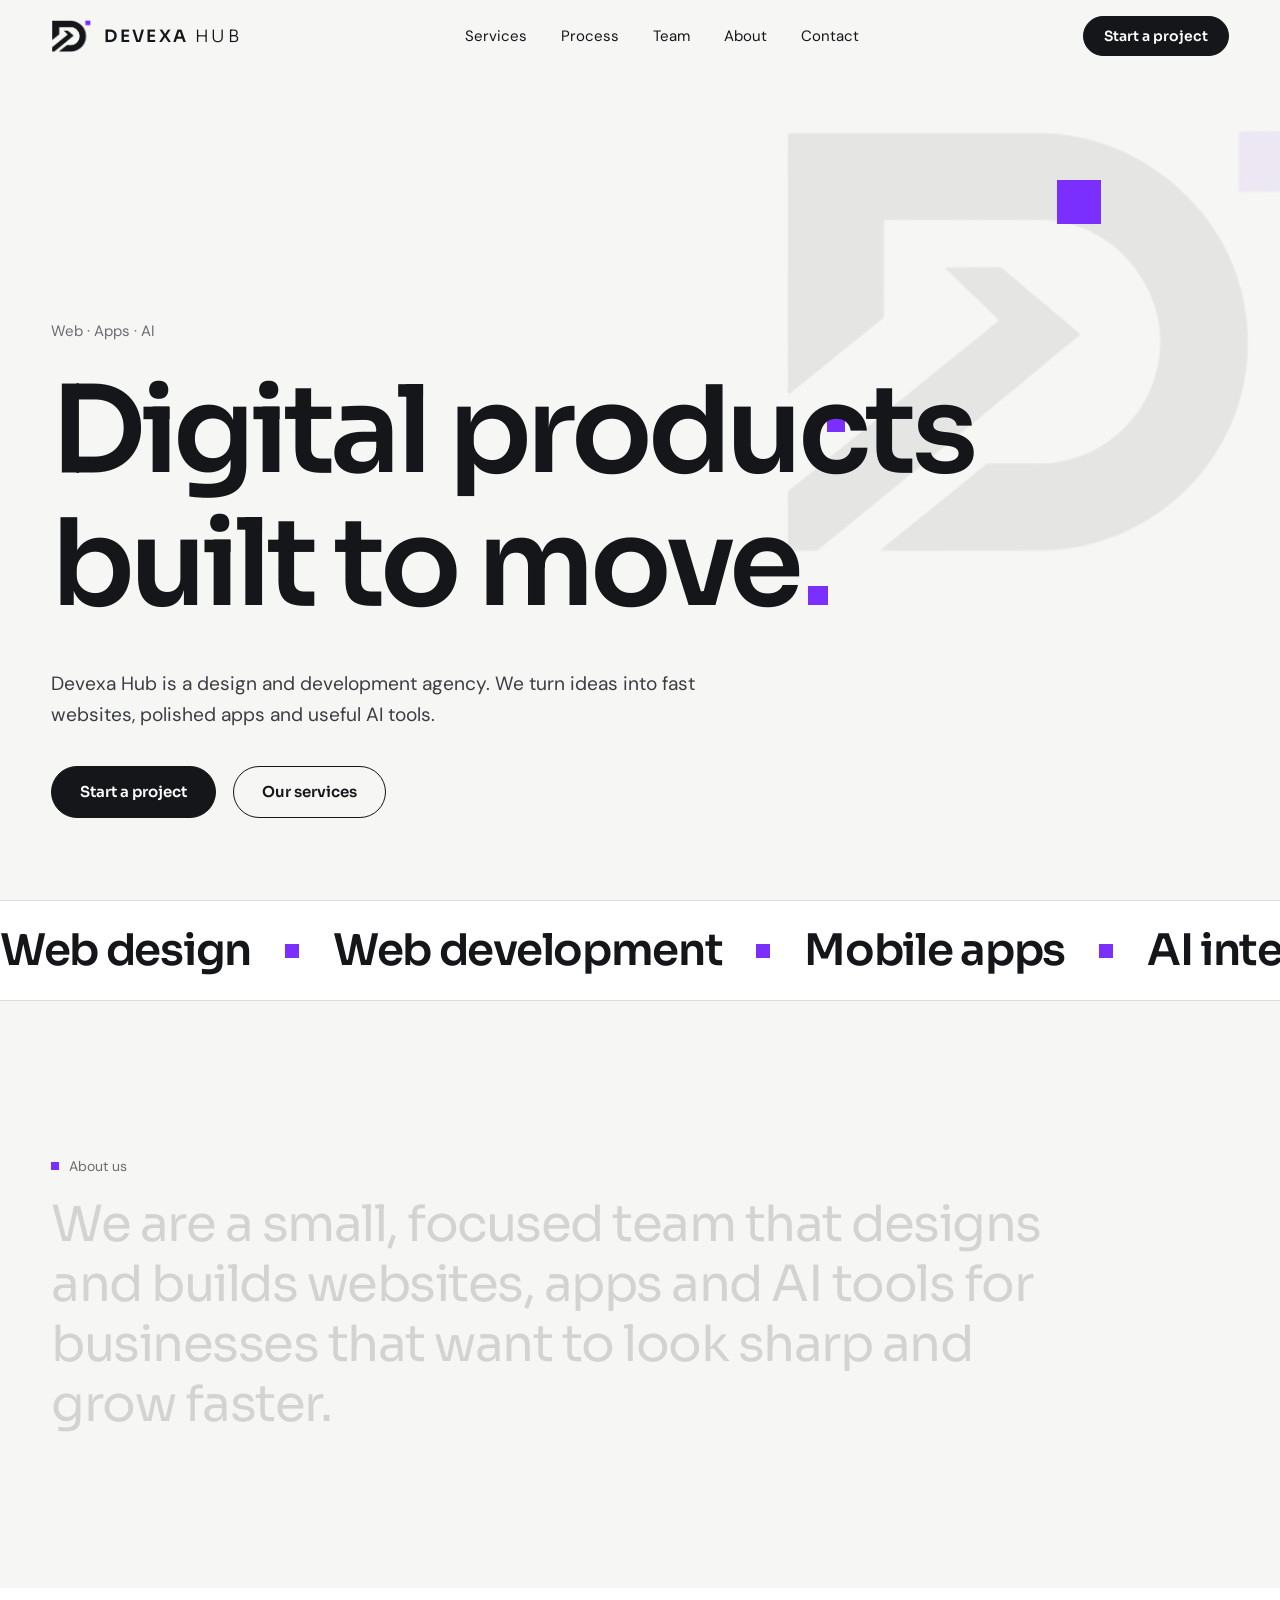
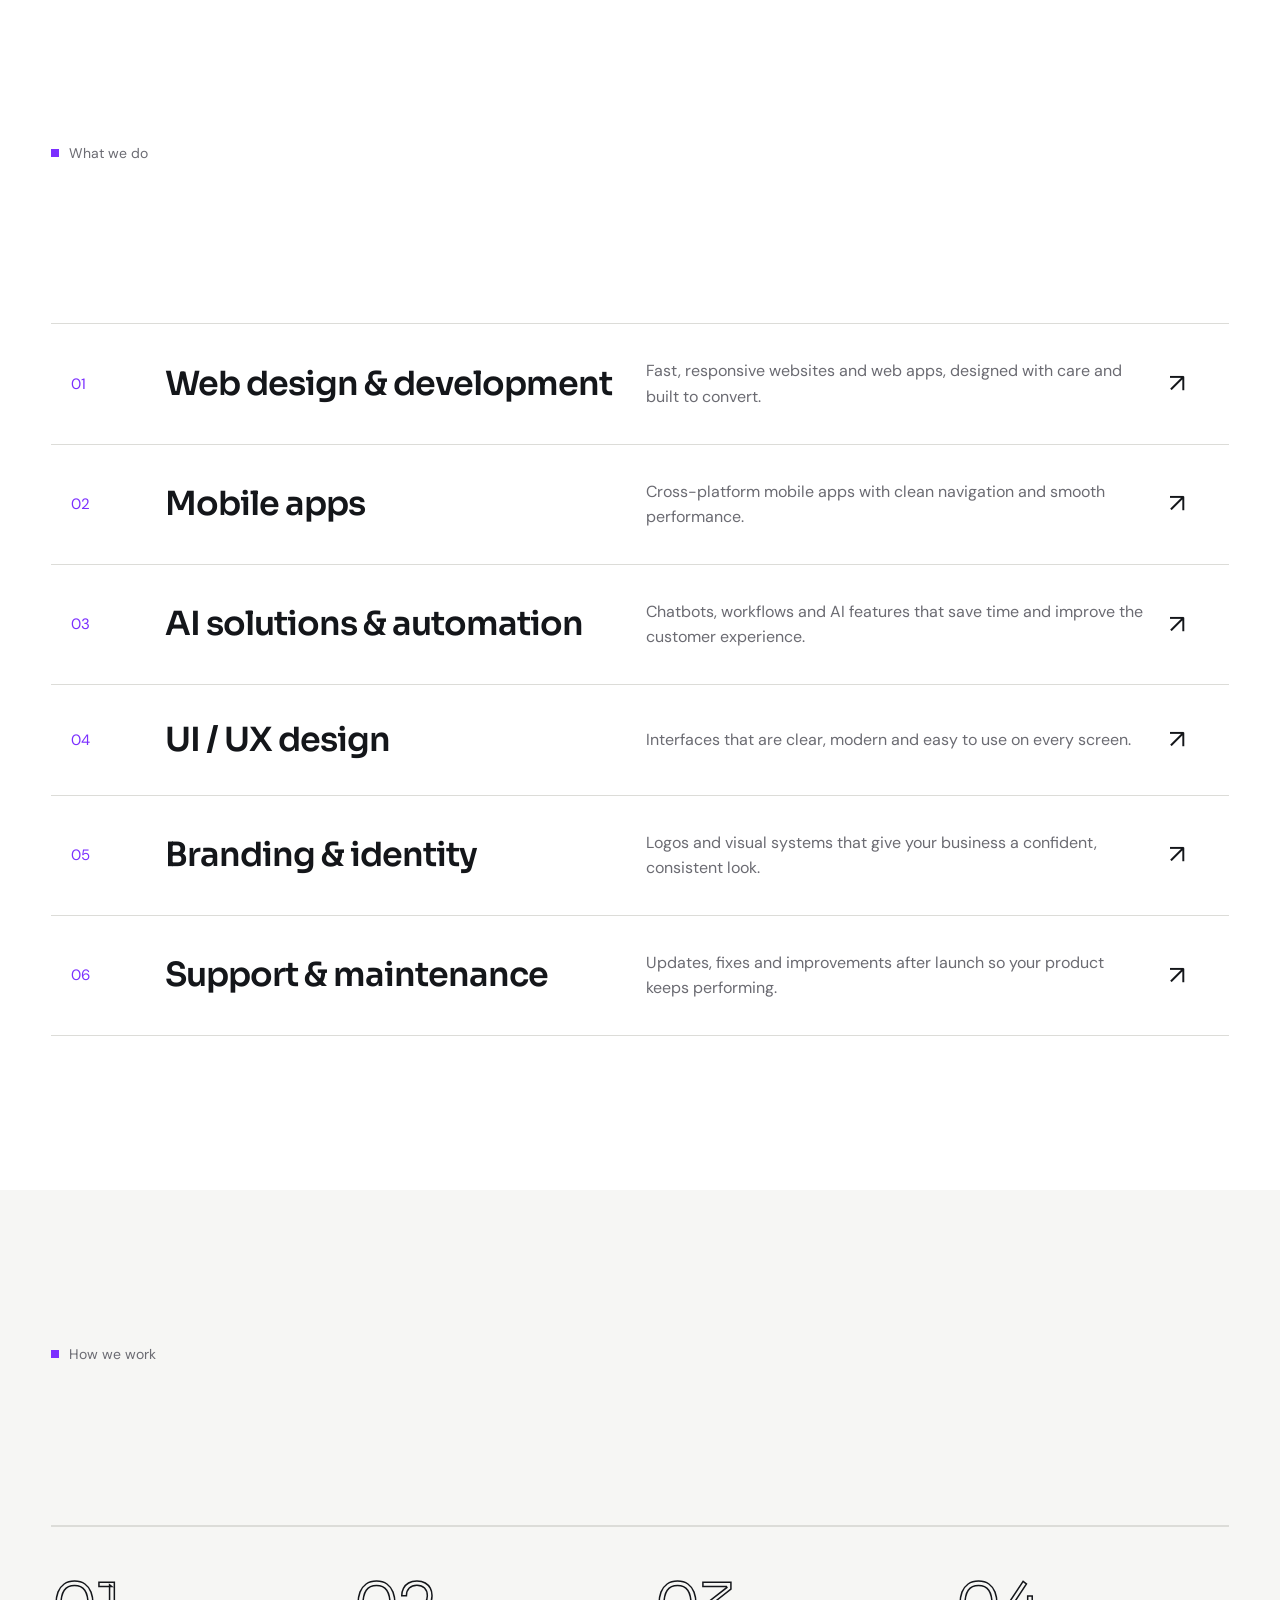
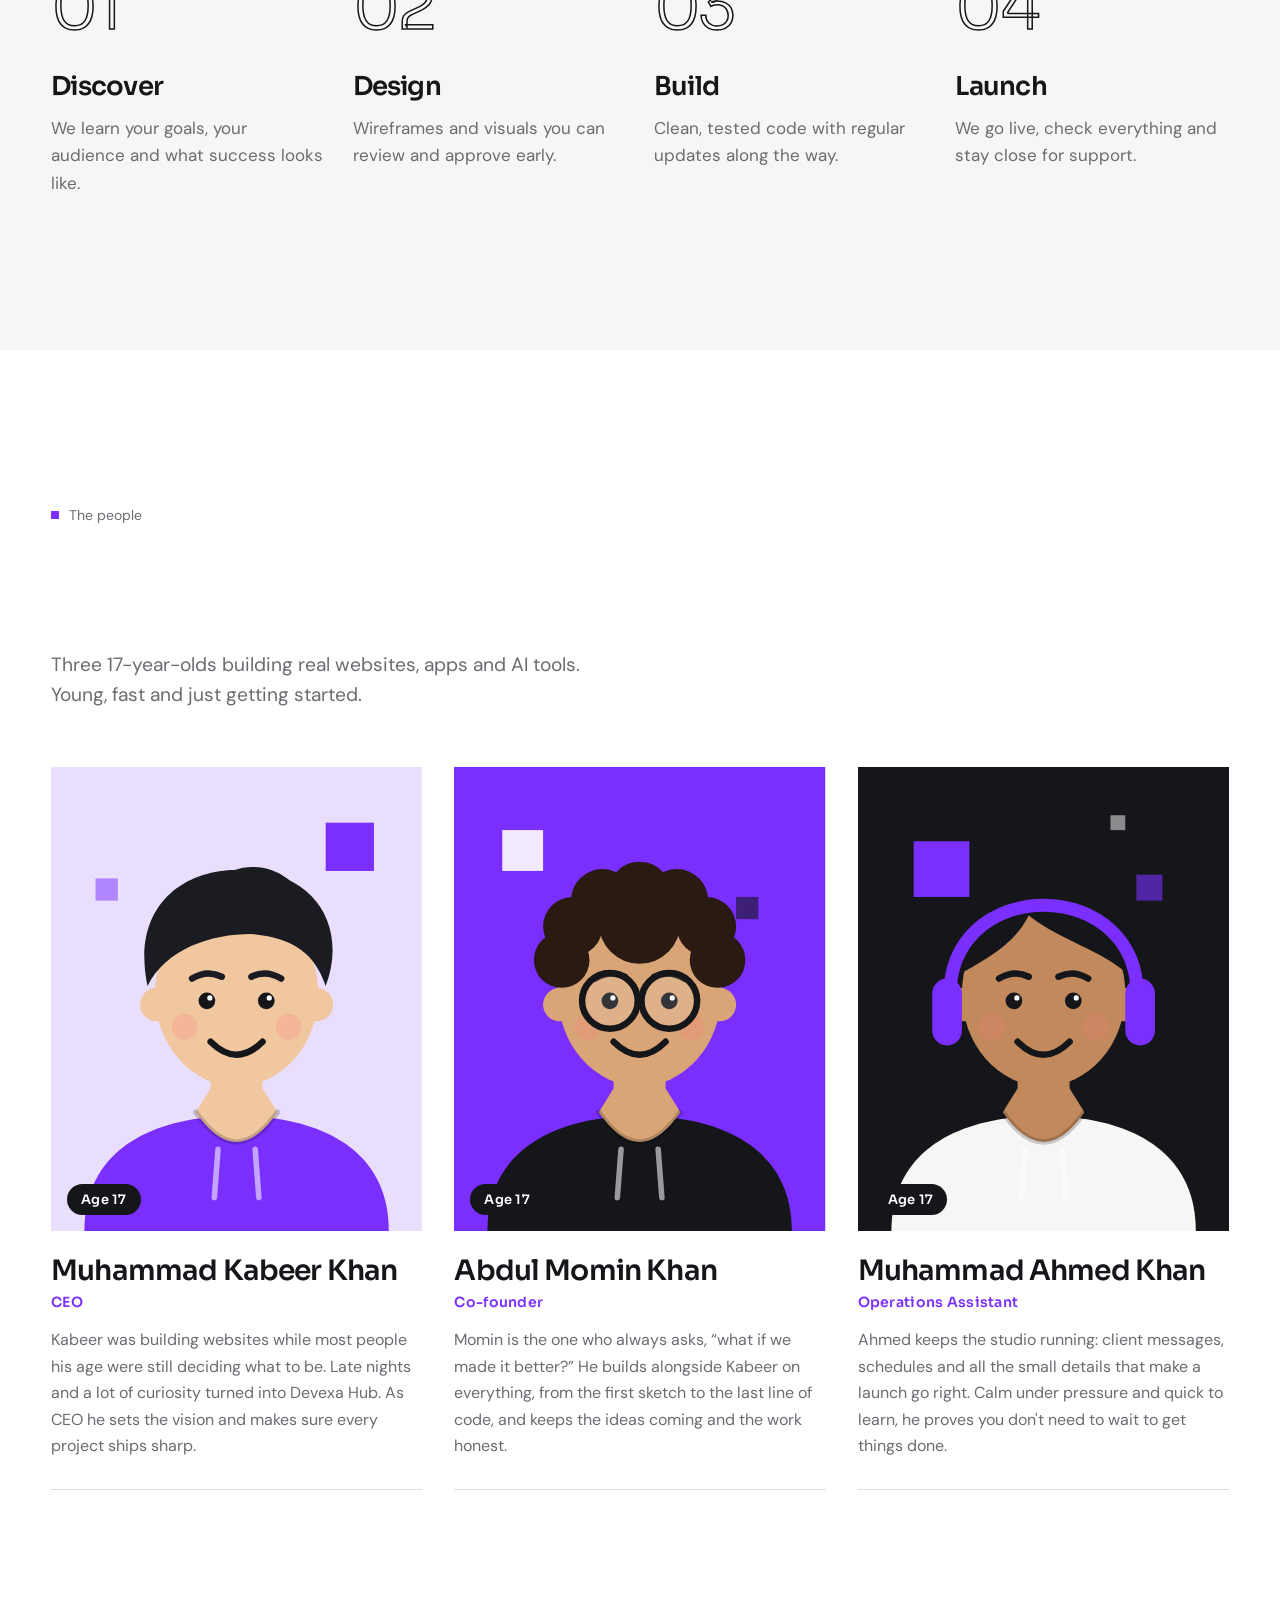
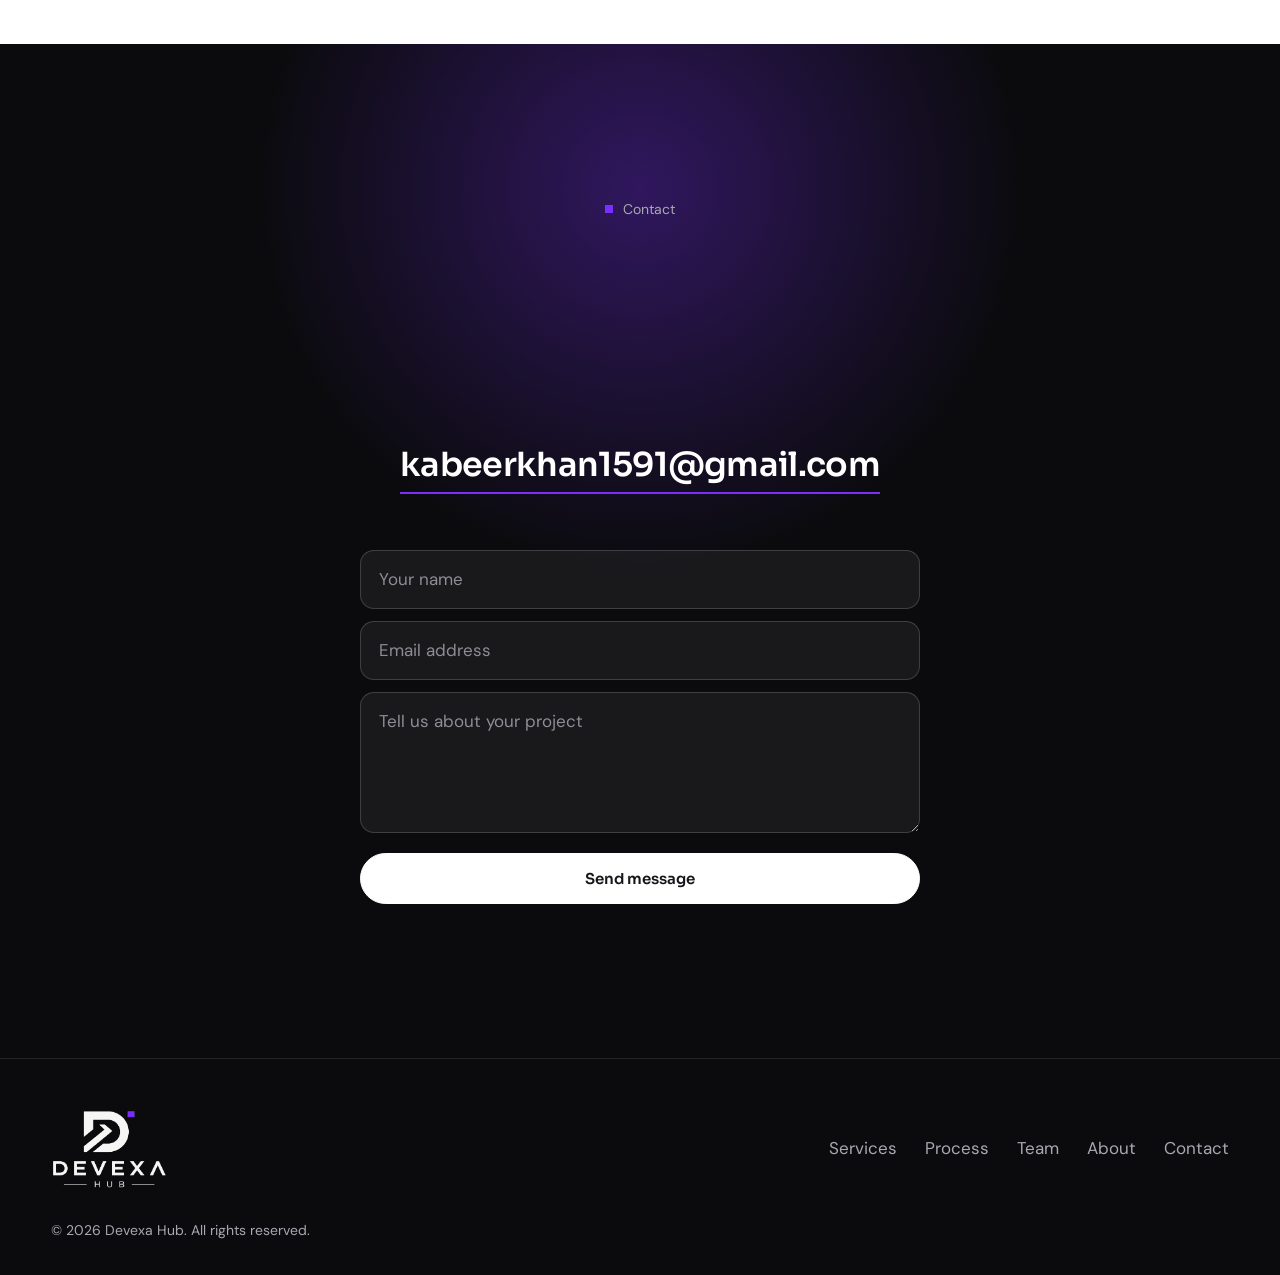
<file: index.html>
<!doctype html>
<html lang="en">
  <head>
    <meta charset="utf-8" />
    <meta
      name="viewport"
      content="width=device-width, initial-scale=1, viewport-fit=cover"
    />
    <meta name="google-site-verification" content="428q9LP1eXcddCuOeS9_cSb_l7VqLwakTKAb6EPsFCo" />
    <title>Devexa Hub | Web Design, App Development &amp; AI Agency</title>
    <meta
      name="description"
      content="Devexa Hub is a young web, app and AI agency. We design and build fast websites, mobile apps, AI chatbots and automation for growing businesses."
    />
    <meta name="theme-color" content="#f6f6f4" />
    <meta name="robots" content="index, follow, max-image-preview:large" />
    <meta name="author" content="Devexa Hub" />
    <link rel="canonical" href="https://devexa-hub.vercel.app/" />

    <meta property="og:type" content="website" />
    <meta property="og:site_name" content="Devexa Hub" />
    <meta property="og:title" content="Devexa Hub | Digital products built to move" />
    <meta
      property="og:description"
      content="Web design, mobile apps and AI tools built by a sharp young team. Let's build something."
    />
    <meta property="og:url" content="https://devexa-hub.vercel.app/" />
    <meta property="og:image" content="https://devexa-hub.vercel.app/assets/og-image.png" />
    <meta property="og:image:width" content="1200" />
    <meta property="og:image:height" content="630" />
    <meta name="twitter:card" content="summary_large_image" />
    <meta name="twitter:title" content="Devexa Hub | Digital products built to move" />
    <meta
      name="twitter:description"
      content="Web design, mobile apps and AI tools built by a sharp young team."
    />
    <meta name="twitter:image" content="https://devexa-hub.vercel.app/assets/og-image.png" />

    <script type="application/ld+json">
      {
        "@context": "https://schema.org",
        "@graph": [
          {
            "@type": "Organization",
            "@id": "https://devexa-hub.vercel.app/#org",
            "name": "Devexa Hub",
            "url": "https://devexa-hub.vercel.app/",
            "logo": "https://devexa-hub.vercel.app/assets/logo-mark.png",
            "email": "kabeerkhan1591@gmail.com",
            "description": "Web design, mobile app development and AI solutions agency.",
            "founder": [
              { "@type": "Person", "name": "Muhammad Kabeer Khan", "jobTitle": "CEO" },
              { "@type": "Person", "name": "Abdul Momin Khan", "jobTitle": "Co-founder" }
            ]
          },
          {
            "@type": "WebSite",
            "name": "Devexa Hub",
            "url": "https://devexa-hub.vercel.app/",
            "publisher": { "@id": "https://devexa-hub.vercel.app/#org" }
          },
          {
            "@type": "ItemList",
            "name": "Devexa Hub services",
            "itemListElement": [
              { "@type": "ListItem", "position": 1, "name": "Web design and development" },
              { "@type": "ListItem", "position": 2, "name": "Mobile apps" },
              { "@type": "ListItem", "position": 3, "name": "AI solutions and automation" },
              { "@type": "ListItem", "position": 4, "name": "UI / UX design" },
              { "@type": "ListItem", "position": 5, "name": "Branding and identity" },
              { "@type": "ListItem", "position": 6, "name": "Support and maintenance" }
            ]
          }
        ]
      }
    </script>
    <link rel="icon" href="assets/logo-mark.png" type="image/png" />
    <link rel="apple-touch-icon" href="assets/logo-mark.png" />
    <link rel="preconnect" href="https://fonts.googleapis.com" />
    <link
      href="https://fonts.googleapis.com/css2?family=DM+Sans:wght@400;500&family=Sora:wght@300;400;600;700&display=swap"
      rel="stylesheet"
    />
    <link rel="stylesheet" href="css/style.css" />
  </head>
  <body>
    <div class="loader" id="loader">
      <img src="assets/logo-mark-light.png" alt="" />
      <span class="bar"><i></i></span>
    </div>
    <div class="progress" id="progress"></div>
    <i class="cursor" id="cursor"></i>

    <header class="nav" id="nav">
      <a class="brand" href="#top" aria-label="Devexa Hub home">
        <img src="assets/logo-mark.png" alt="" />
        <span>DEVEXA <b>HUB</b></span>
      </a>
      <nav class="links" aria-label="Main">
        <a href="#services">Services</a>
        <a href="#process">Process</a>
        <a href="#team">Team</a>
        <a href="#about">About</a>
        <a href="#contact">Contact</a>
      </nav>
      <div class="nav-r">
        <a class="btn sm" href="#contact" data-mag>Start a project</a>
        <button class="burger" id="burger" aria-label="Open menu">
          <i></i><i></i>
        </button>
      </div>
    </header>

    <div class="sheet" id="sheet" aria-hidden="true">
      <a href="#services">Services</a>
      <a href="#process">Process</a>
      <a href="#team">Team</a>
      <a href="#about">About</a>
      <a href="#contact">Contact</a>
    </div>

    <main id="top">
      <section class="hero">
        <img class="hero-mark" id="heroMark" src="assets/logo-mark.png" alt="" />
        <i class="float f1"></i>
        <i class="float f2"></i>
        <p class="tag ln"><span>Web · Apps · AI</span></p>
        <h1>
          <span class="ln"><span>Digital products</span></span>
          <span class="ln"><span>built to move<i class="sq"></i></span></span>
        </h1>
        <p class="sub ln">
          <span>
            Devexa Hub is a design and development agency. We turn ideas into
            fast websites, polished apps and useful AI tools.
          </span>
        </p>
        <div class="cta ln">
          <span>
            <a class="btn" href="#contact" data-mag>Start a project</a>
            <a class="btn ghost" href="#services" data-mag>Our services</a>
          </span>
        </div>
      </section>

      <div class="marquee" aria-hidden="true">
        <div class="track" id="track">
          <span>Web design</span><i class="sq"></i><span>Web development</span
          ><i class="sq"></i><span>Mobile apps</span><i class="sq"></i
          ><span>AI integration</span><i class="sq"></i><span>UI / UX</span
          ><i class="sq"></i><span>Branding</span><i class="sq"></i>
        </div>
      </div>

      <section class="statement" id="about">
        <p class="label rv">About us</p>
        <p class="big" id="statement">
          We are a small, focused team that designs and builds websites, apps
          and AI tools for businesses that want to look sharp and grow faster.
        </p>
      </section>

      <section class="services" id="services">
        <p class="label rv">What we do</p>
        <h2 class="rv">Services</h2>
        <ul>
          <li class="svc rv">
            <span class="n">01</span>
            <h3>Web design &amp; development</h3>
            <p>
              Fast, responsive websites and web apps, designed with care and
              built to convert.
            </p>
            <i class="arr">↗</i>
          </li>
          <li class="svc rv">
            <span class="n">02</span>
            <h3>Mobile apps</h3>
            <p>
              Cross-platform mobile apps with clean navigation and smooth
              performance.
            </p>
            <i class="arr">↗</i>
          </li>
          <li class="svc rv">
            <span class="n">03</span>
            <h3>AI solutions &amp; automation</h3>
            <p>
              Chatbots, workflows and AI features that save time and improve
              the customer experience.
            </p>
            <i class="arr">↗</i>
          </li>
          <li class="svc rv">
            <span class="n">04</span>
            <h3>UI / UX design</h3>
            <p>
              Interfaces that are clear, modern and easy to use on every
              screen.
            </p>
            <i class="arr">↗</i>
          </li>
          <li class="svc rv">
            <span class="n">05</span>
            <h3>Branding &amp; identity</h3>
            <p>
              Logos and visual systems that give your business a confident,
              consistent look.
            </p>
            <i class="arr">↗</i>
          </li>
          <li class="svc rv">
            <span class="n">06</span>
            <h3>Support &amp; maintenance</h3>
            <p>
              Updates, fixes and improvements after launch so your product keeps
              performing.
            </p>
            <i class="arr">↗</i>
          </li>
        </ul>
      </section>

      <section class="process" id="process">
        <p class="label rv">How we work</p>
        <h2 class="rv">From idea to launch</h2>
        <div class="steps" id="steps">
          <article class="step rv">
            <b>01</b>
            <h3>Discover</h3>
            <p>We learn your goals, your audience and what success looks like.</p>
          </article>
          <article class="step rv">
            <b>02</b>
            <h3>Design</h3>
            <p>Wireframes and visuals you can review and approve early.</p>
          </article>
          <article class="step rv">
            <b>03</b>
            <h3>Build</h3>
            <p>Clean, tested code with regular updates along the way.</p>
          </article>
          <article class="step rv">
            <b>04</b>
            <h3>Launch</h3>
            <p>We go live, check everything and stay close for support.</p>
          </article>
        </div>
      </section>

      <section class="team" id="team">
        <p class="label rv">The people</p>
        <h2 class="rv">Meet the team</h2>
        <p class="team-intro rv">
          Three 17-year-olds building real websites, apps and AI tools. Young,
          fast and just getting started.
        </p>
        <div class="members">
          <article class="member rv">
            <div class="avatar">
              <svg viewBox="0 0 200 250" preserveAspectRatio="xMidYMid slice" role="img" aria-label="Illustrated portrait of Muhammad Kabeer Khan" xmlns="http://www.w3.org/2000/svg">
              <rect width="200" height="250" fill="#e9defc"/>
              <rect x="148" y="30" width="26" height="26" fill="#7b2fff"/><rect x="24" y="60" width="12" height="12" fill="#7b2fff" opacity=".5"/>
              <path d="M18 250 C18 204 58 188 100 188 C142 188 182 204 182 250 Z" fill="#7b2fff"/>
              <rect x="86" y="158" width="28" height="34" rx="10" fill="#f1c7a0"/>
              <path d="M78 186 Q100 218 122 186 L112 170 L88 170 Z" fill="#f1c7a0"/>
              <path d="M78 186 Q100 218 122 186" fill="none" stroke="#00000030" stroke-width="3" stroke-linecap="round"/>
              <path d="M90 206 L88 232 M110 206 L112 232" stroke="#ffffff90" stroke-width="3" stroke-linecap="round"/>
              <circle cx="57" cy="128" r="9" fill="#f1c7a0"/><circle cx="143" cy="128" r="9" fill="#f1c7a0"/>
              <ellipse cx="100" cy="122" rx="44" ry="50" fill="#f1c7a0"/>
              <circle cx="72" cy="140" r="7" fill="#ff7a7a" opacity=".22"/><circle cx="128" cy="140" r="7" fill="#ff7a7a" opacity=".22"/>
              <circle cx="84" cy="126" r="4.5" fill="#14161a"/><circle cx="116" cy="126" r="4.5" fill="#14161a"/>
              <circle cx="85.6" cy="124.4" r="1.4" fill="#fff"/><circle cx="117.6" cy="124.4" r="1.4" fill="#fff"/>
              <path d="M76 114 Q84 109 92 113 M108 113 Q116 109 124 114" fill="none" stroke="#1b1b22" stroke-width="3.5" stroke-linecap="round"/>
              <path d="M86 148 Q100 162 114 148" fill="none" stroke="#14161a" stroke-width="3.5" stroke-linecap="round"/>
              <path d="M52 118 C42 70 78 52 108 56 C142 58 160 86 148 118 C142 100 130 92 108 90 C86 90 62 98 52 118 Z" fill="#1b1b22"/><path d="M76 84 C84 46 128 44 140 78 C124 64 98 64 76 84 Z" fill="#1b1b22"/>
            </svg>
              <span class="age">Age 17</span>
            </div>
            <h3>Muhammad Kabeer Khan</h3>
            <p class="role">CEO</p>
            <p class="story">Kabeer was building websites while most people his age were still deciding what to be. Late nights and a lot of curiosity turned into Devexa Hub. As CEO he sets the vision and makes sure every project ships sharp.</p>
          </article>
          <article class="member rv">
            <div class="avatar">
              <svg viewBox="0 0 200 250" preserveAspectRatio="xMidYMid slice" role="img" aria-label="Illustrated portrait of Abdul Momin Khan" xmlns="http://www.w3.org/2000/svg">
              <rect width="200" height="250" fill="#7b2fff"/>
              <rect x="26" y="34" width="22" height="22" fill="#ffffff" opacity=".9"/><rect x="152" y="70" width="12" height="12" fill="#14161a" opacity=".6"/>
              <path d="M18 250 C18 204 58 188 100 188 C142 188 182 204 182 250 Z" fill="#14161a"/>
              <rect x="86" y="158" width="28" height="34" rx="10" fill="#d9a577"/>
              <path d="M78 186 Q100 218 122 186 L112 170 L88 170 Z" fill="#d9a577"/>
              <path d="M78 186 Q100 218 122 186" fill="none" stroke="#00000030" stroke-width="3" stroke-linecap="round"/>
              <path d="M90 206 L88 232 M110 206 L112 232" stroke="#ffffff90" stroke-width="3" stroke-linecap="round"/>
              <circle cx="57" cy="128" r="9" fill="#d9a577"/><circle cx="143" cy="128" r="9" fill="#d9a577"/>
              <ellipse cx="100" cy="122" rx="44" ry="50" fill="#d9a577"/>
              <circle cx="72" cy="140" r="7" fill="#ff7a7a" opacity=".22"/><circle cx="128" cy="140" r="7" fill="#ff7a7a" opacity=".22"/>
              <circle cx="84" cy="126" r="4.5" fill="#14161a"/><circle cx="116" cy="126" r="4.5" fill="#14161a"/>
              <circle cx="85.6" cy="124.4" r="1.4" fill="#fff"/><circle cx="117.6" cy="124.4" r="1.4" fill="#fff"/>
              <path d="M76 114 Q84 109 92 113 M108 113 Q116 109 124 114" fill="none" stroke="#2a1a12" stroke-width="3.5" stroke-linecap="round"/>
              <path d="M86 148 Q100 162 114 148" fill="none" stroke="#14161a" stroke-width="3.5" stroke-linecap="round"/>
              <circle cx="58" cy="104" r="15" fill="#2a1a12"/><circle cx="64" cy="86" r="16" fill="#2a1a12"/><circle cx="80" cy="72" r="17" fill="#2a1a12"/><circle cx="100" cy="68" r="17" fill="#2a1a12"/><circle cx="120" cy="72" r="17" fill="#2a1a12"/><circle cx="136" cy="86" r="16" fill="#2a1a12"/><circle cx="142" cy="104" r="15" fill="#2a1a12"/><circle cx="100" cy="84" r="22" fill="#2a1a12"/><g fill="#ffffff22" stroke="#14161a" stroke-width="3.5"><circle cx="84" cy="126" r="15"/><circle cx="116" cy="126" r="15"/></g><path d="M99 125 L101 125" stroke="#14161a" stroke-width="3.5"/>
            </svg>
              <span class="age">Age 17</span>
            </div>
            <h3>Abdul Momin Khan</h3>
            <p class="role">Co-founder</p>
            <p class="story">Momin is the one who always asks, “what if we made it better?” He builds alongside Kabeer on everything, from the first sketch to the last line of code, and keeps the ideas coming and the work honest.</p>
          </article>
          <article class="member rv">
            <div class="avatar">
              <svg viewBox="0 0 200 250" preserveAspectRatio="xMidYMid slice" role="img" aria-label="Illustrated portrait of Muhammad Ahmed Khan" xmlns="http://www.w3.org/2000/svg">
              <rect width="200" height="250" fill="#14161a"/>
              <rect x="30" y="40" width="30" height="30" fill="#7b2fff"/><rect x="150" y="58" width="14" height="14" fill="#7b2fff" opacity=".6"/><rect x="136" y="26" width="8" height="8" fill="#ffffff" opacity=".5"/>
              <path d="M18 250 C18 204 58 188 100 188 C142 188 182 204 182 250 Z" fill="#f6f6f4"/>
              <rect x="86" y="158" width="28" height="34" rx="10" fill="#c28a5c"/>
              <path d="M78 186 Q100 218 122 186 L112 170 L88 170 Z" fill="#c28a5c"/>
              <path d="M78 186 Q100 218 122 186" fill="none" stroke="#00000030" stroke-width="3" stroke-linecap="round"/>
              <path d="M90 206 L88 232 M110 206 L112 232" stroke="#ffffff90" stroke-width="3" stroke-linecap="round"/>
              <circle cx="57" cy="128" r="9" fill="#c28a5c"/><circle cx="143" cy="128" r="9" fill="#c28a5c"/>
              <ellipse cx="100" cy="122" rx="44" ry="50" fill="#c28a5c"/>
              <circle cx="72" cy="140" r="7" fill="#ff7a7a" opacity=".22"/><circle cx="128" cy="140" r="7" fill="#ff7a7a" opacity=".22"/>
              <circle cx="84" cy="126" r="4.5" fill="#14161a"/><circle cx="116" cy="126" r="4.5" fill="#14161a"/>
              <circle cx="85.6" cy="124.4" r="1.4" fill="#fff"/><circle cx="117.6" cy="124.4" r="1.4" fill="#fff"/>
              <path d="M76 114 Q84 109 92 113 M108 113 Q116 109 124 114" fill="none" stroke="#14161a" stroke-width="3.5" stroke-linecap="round"/>
              <path d="M86 148 Q100 162 114 148" fill="none" stroke="#14161a" stroke-width="3.5" stroke-linecap="round"/>
              <path d="M54 112 C48 72 84 58 108 62 C136 64 152 86 146 112 C130 98 110 94 92 80 C84 96 68 104 54 112 Z" fill="#14161a"/><path d="M50 130 C42 56 158 56 150 130" fill="none" stroke="#7b2fff" stroke-width="7" stroke-linecap="round"/><rect x="40" y="114" width="16" height="36" rx="8" fill="#7b2fff"/><rect x="144" y="114" width="16" height="36" rx="8" fill="#7b2fff"/><path d="M20 250 C20 214 60 198 100 198" fill="none" stroke="#7b2fff" stroke-width="0"/>
            </svg>
              <span class="age">Age 17</span>
            </div>
            <h3>Muhammad Ahmed Khan</h3>
            <p class="role">Operations Assistant</p>
            <p class="story">Ahmed keeps the studio running: client messages, schedules and all the small details that make a launch go right. Calm under pressure and quick to learn, he proves you don't need to wait to get things done.</p>
          </article>
        </div>
      </section>

      <section class="contact" id="contact">
        <p class="label rv">Contact</p>
        <h2 class="rv">Let's build something sharp<i class="sq"></i></h2>
        <a class="mail rv" href="mailto:kabeerkhan1591@gmail.com"
          >kabeerkhan1591@gmail.com</a
        >
        <form class="rv" id="form" autocomplete="on" novalidate>
          <input name="name" placeholder="Your name" required maxlength="80" autocomplete="name" />
          <input name="email" type="email" placeholder="Email address" required maxlength="120" autocomplete="email" />
          <textarea
            name="message"
            rows="4"
            maxlength="2000"
            placeholder="Tell us about your project"
            required
          ></textarea>
          <button class="btn light" type="submit" data-mag>Send message</button>
        </form>
      </section>
    </main>

    <footer class="foot">
      <img src="assets/logo-full-light.png" alt="Devexa Hub" />
      <div>
        <a href="#services">Services</a>
        <a href="#process">Process</a>
        <a href="#team">Team</a>
        <a href="#about">About</a>
        <a href="#contact">Contact</a>
      </div>
      <p>© 2026 Devexa Hub. All rights reserved.</p>
    </footer>

    <script src="js/main.js"></script>
  </body>
</html>
</file>
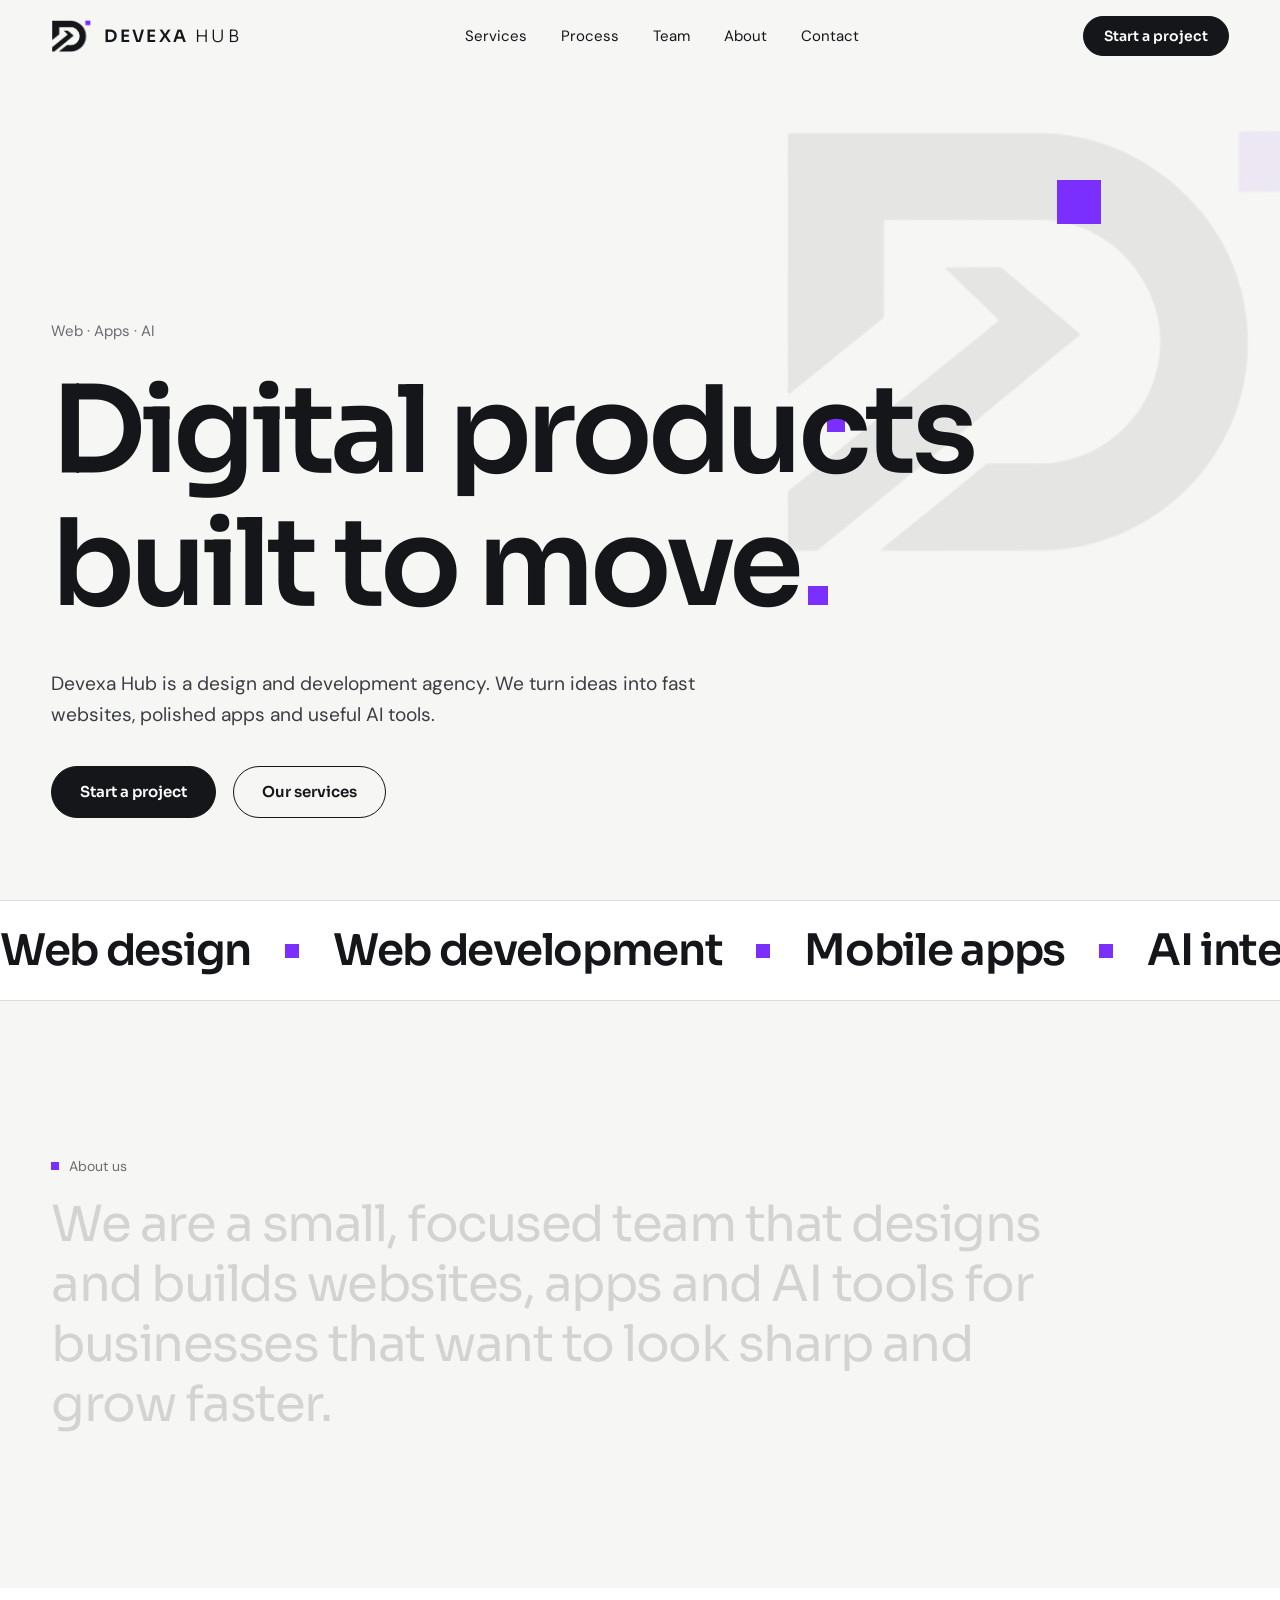
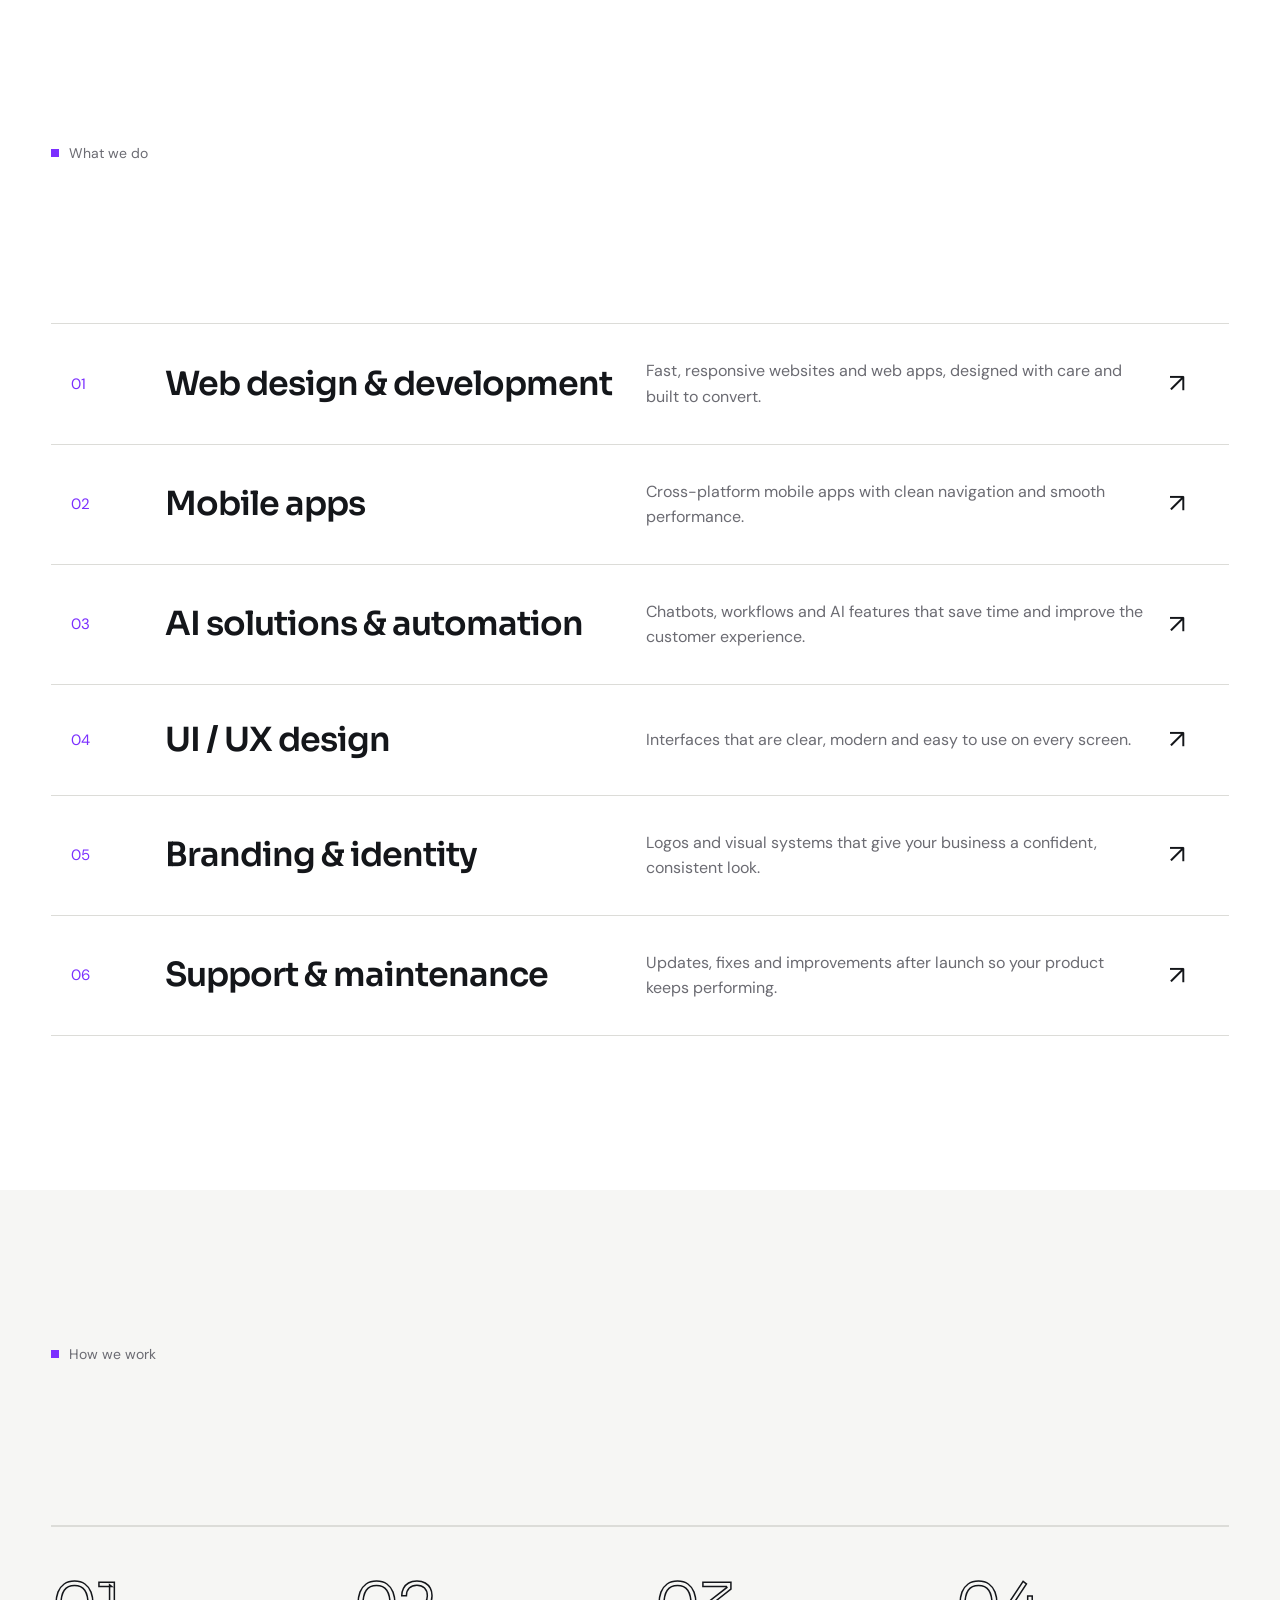
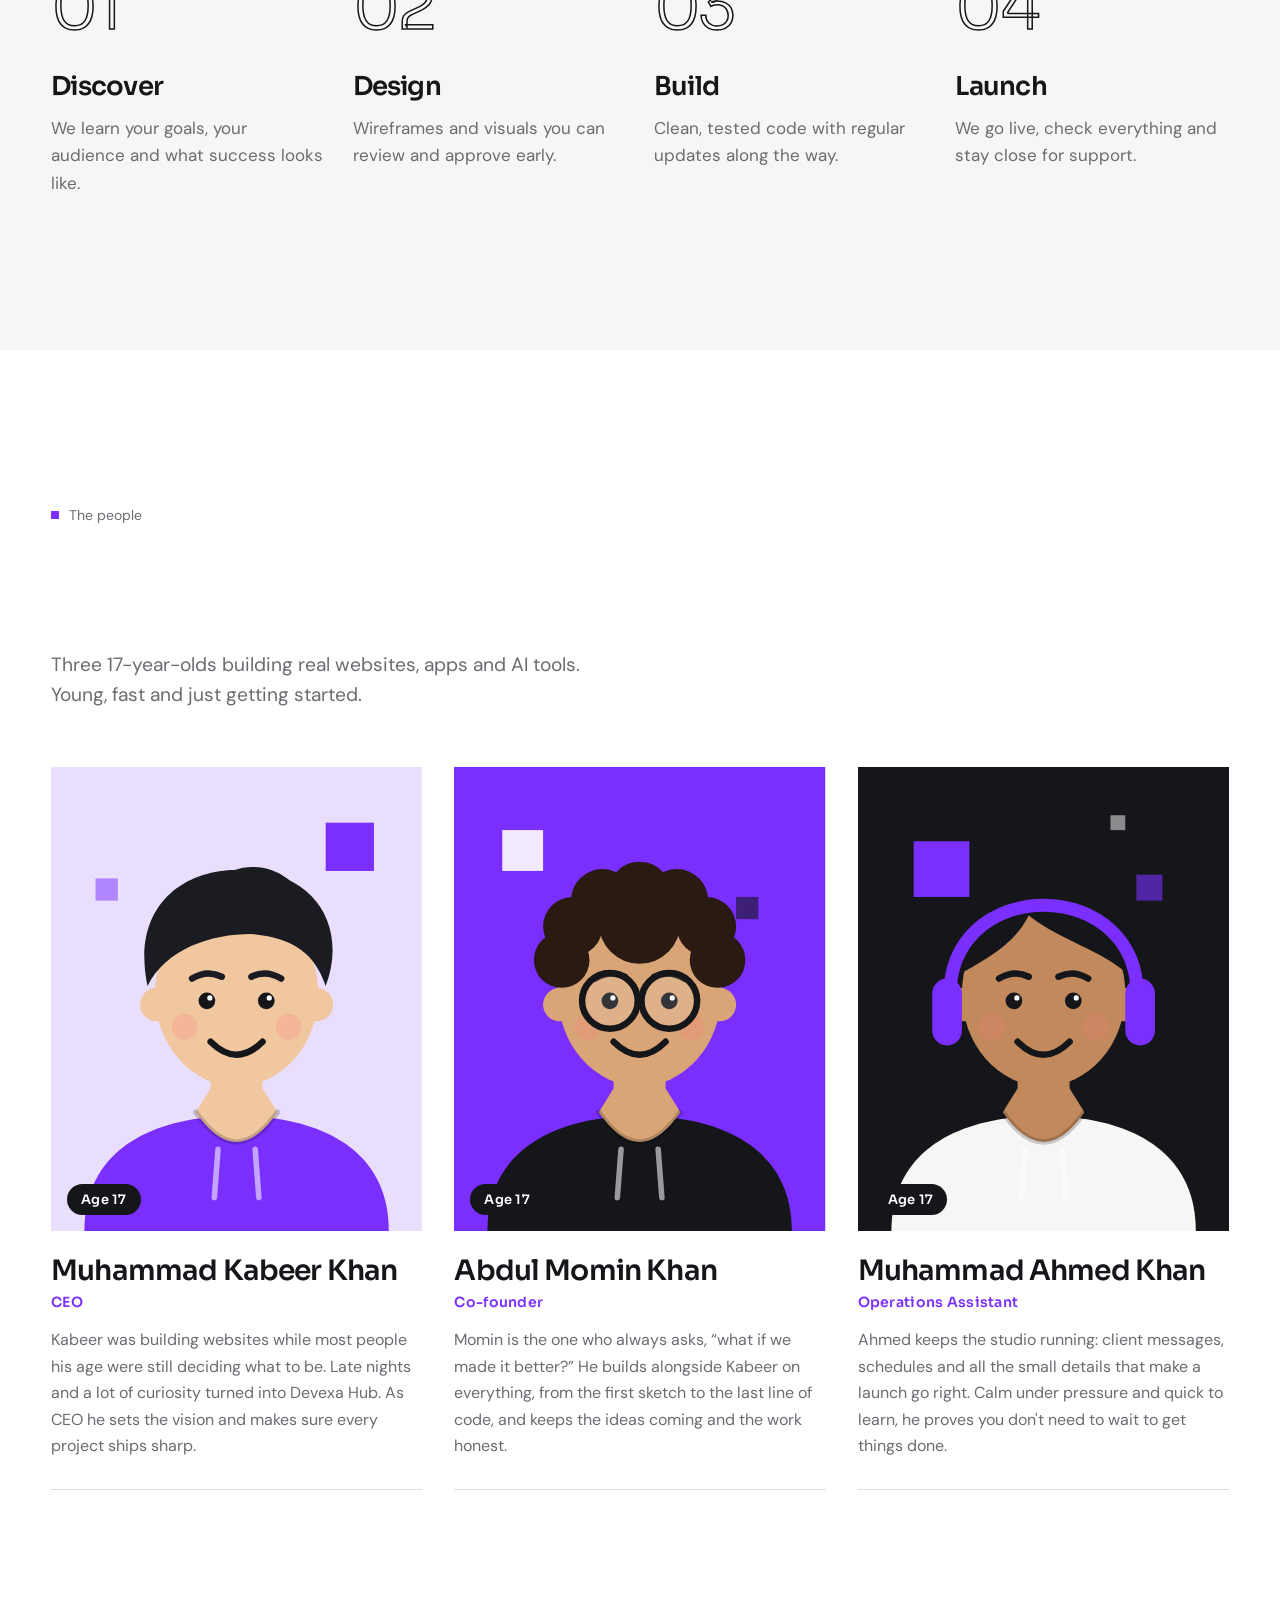
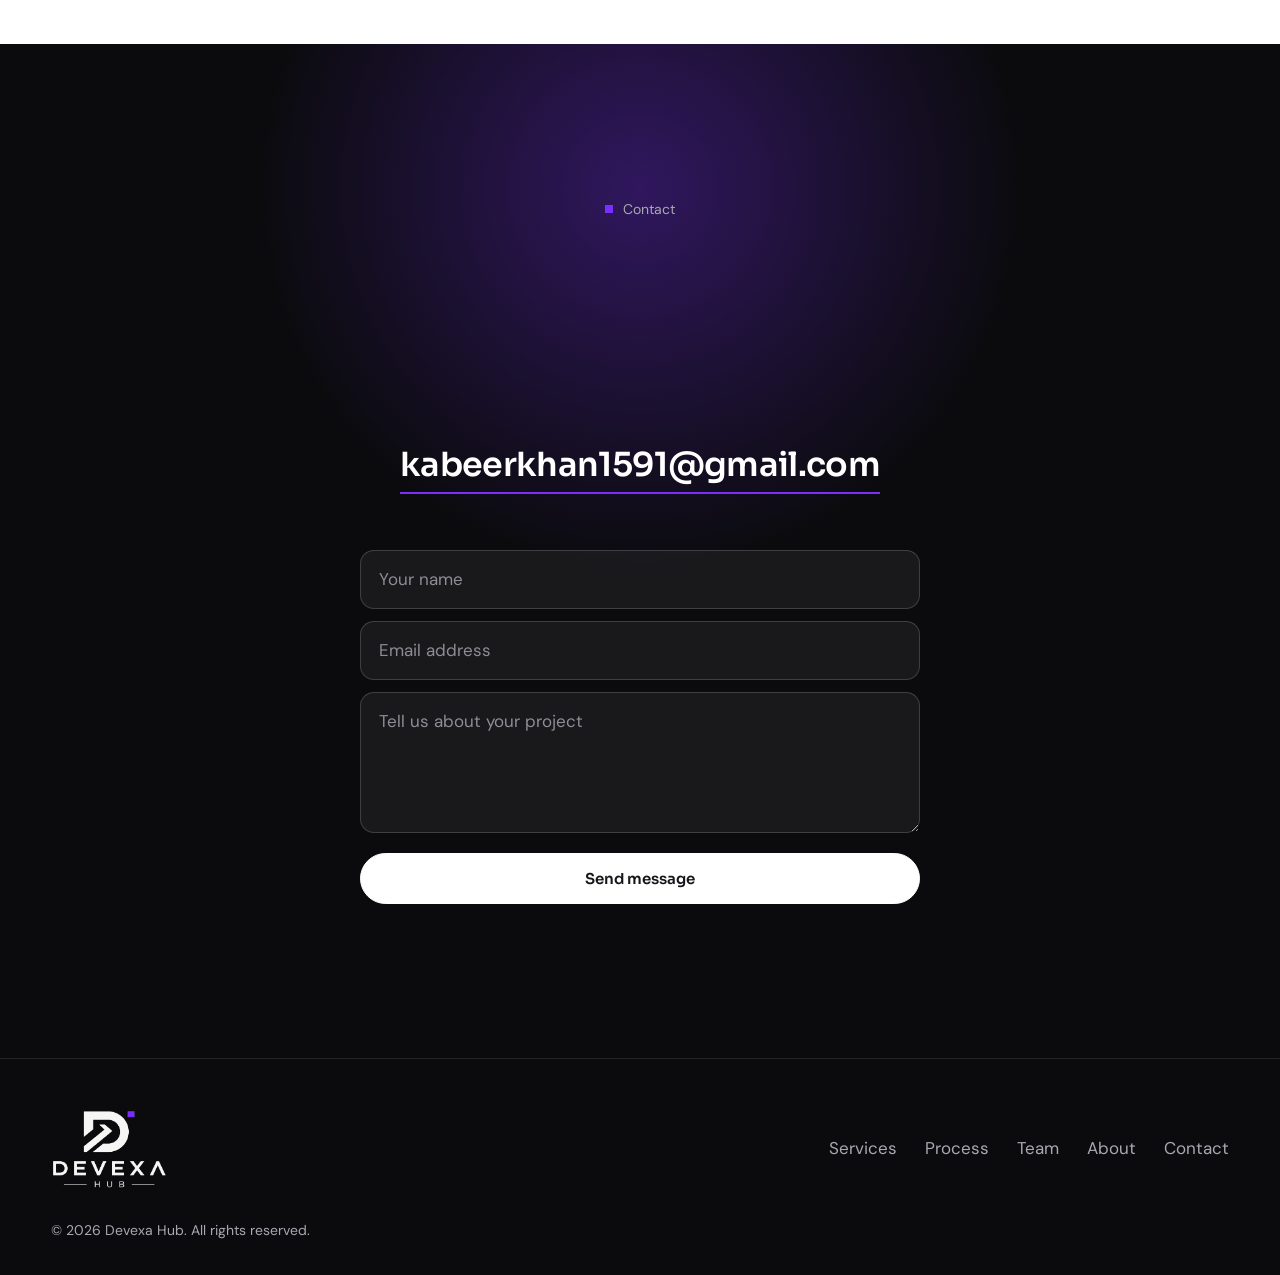
<file: index copy.html>
<!doctype html>
<html lang="en">
  <head>
    <meta charset="utf-8" />
    <meta
      name="viewport"
      content="width=device-width, initial-scale=1, viewport-fit=cover"
    />
    <title>Devexa Hub | Web Design, App Development &amp; AI Agency</title>
    <meta
      name="description"
      content="Devexa Hub is a young web, app and AI agency. We design and build fast websites, mobile apps, AI chatbots and automation for growing businesses."
    />
    <meta name="theme-color" content="#f6f6f4" />
    <meta name="robots" content="index, follow, max-image-preview:large" />
    <meta name="author" content="Devexa Hub" />
    <link rel="canonical" href="https://devexa-hub.vercel.app/" />

    <meta property="og:type" content="website" />
    <meta property="og:site_name" content="Devexa Hub" />
    <meta property="og:title" content="Devexa Hub | Digital products built to move" />
    <meta
      property="og:description"
      content="Web design, mobile apps and AI tools built by a sharp young team. Let's build something."
    />
    <meta property="og:url" content="https://devexa-hub.vercel.app/" />
    <meta property="og:image" content="https://devexa-hub.vercel.app/assets/og-image.png" />
    <meta property="og:image:width" content="1200" />
    <meta property="og:image:height" content="630" />
    <meta name="twitter:card" content="summary_large_image" />
    <meta name="twitter:title" content="Devexa Hub | Digital products built to move" />
    <meta
      name="twitter:description"
      content="Web design, mobile apps and AI tools built by a sharp young team."
    />
    <meta name="twitter:image" content="https://devexa-hub.vercel.app/assets/og-image.png" />

    <script type="application/ld+json">
      {
        "@context": "https://schema.org",
        "@graph": [
          {
            "@type": "Organization",
            "@id": "https://devexa-hub.vercel.app/#org",
            "name": "Devexa Hub",
            "url": "https://devexa-hub.vercel.app/",
            "logo": "https://devexa-hub.vercel.app/assets/logo-mark.png",
            "email": "kabeerkhan1591@gmail.com",
            "description": "Web design, mobile app development and AI solutions agency.",
            "founder": [
              { "@type": "Person", "name": "Muhammad Kabeer Khan", "jobTitle": "CEO" },
              { "@type": "Person", "name": "Abdul Momin Khan", "jobTitle": "Co-founder" }
            ]
          },
          {
            "@type": "WebSite",
            "name": "Devexa Hub",
            "url": "https://devexa-hub.vercel.app/",
            "publisher": { "@id": "https://devexa-hub.vercel.app/#org" }
          },
          {
            "@type": "ItemList",
            "name": "Devexa Hub services",
            "itemListElement": [
              { "@type": "ListItem", "position": 1, "name": "Web design and development" },
              { "@type": "ListItem", "position": 2, "name": "Mobile apps" },
              { "@type": "ListItem", "position": 3, "name": "AI solutions and automation" },
              { "@type": "ListItem", "position": 4, "name": "UI / UX design" },
              { "@type": "ListItem", "position": 5, "name": "Branding and identity" },
              { "@type": "ListItem", "position": 6, "name": "Support and maintenance" }
            ]
          }
        ]
      }
    </script>
    <link rel="icon" href="assets/logo-mark.png" type="image/png" />
    <link rel="apple-touch-icon" href="assets/logo-mark.png" />
    <link rel="preconnect" href="https://fonts.googleapis.com" />
    <link
      href="https://fonts.googleapis.com/css2?family=DM+Sans:wght@400;500&family=Sora:wght@300;400;600;700&display=swap"
      rel="stylesheet"
    />
    <link rel="stylesheet" href="css/style.css" />
  </head>
  <body>
    <div class="loader" id="loader">
      <img src="assets/logo-mark-light.png" alt="" />
      <span class="bar"><i></i></span>
    </div>
    <div class="progress" id="progress"></div>
    <i class="cursor" id="cursor"></i>

    <header class="nav" id="nav">
      <a class="brand" href="#top" aria-label="Devexa Hub home">
        <img src="assets/logo-mark.png" alt="" />
        <span>DEVEXA <b>HUB</b></span>
      </a>
      <nav class="links" aria-label="Main">
        <a href="#services">Services</a>
        <a href="#process">Process</a>
        <a href="#team">Team</a>
        <a href="#about">About</a>
        <a href="#contact">Contact</a>
      </nav>
      <div class="nav-r">
        <a class="btn sm" href="#contact" data-mag>Start a project</a>
        <button class="burger" id="burger" aria-label="Open menu">
          <i></i><i></i>
        </button>
      </div>
    </header>

    <div class="sheet" id="sheet" aria-hidden="true">
      <a href="#services">Services</a>
      <a href="#process">Process</a>
      <a href="#team">Team</a>
      <a href="#about">About</a>
      <a href="#contact">Contact</a>
    </div>

    <main id="top">
      <section class="hero">
        <img class="hero-mark" id="heroMark" src="assets/logo-mark.png" alt="" />
        <i class="float f1"></i>
        <i class="float f2"></i>
        <p class="tag ln"><span>Web · Apps · AI</span></p>
        <h1>
          <span class="ln"><span>Digital products</span></span>
          <span class="ln"><span>built to move<i class="sq"></i></span></span>
        </h1>
        <p class="sub ln">
          <span>
            Devexa Hub is a design and development agency. We turn ideas into
            fast websites, polished apps and useful AI tools.
          </span>
        </p>
        <div class="cta ln">
          <span>
            <a class="btn" href="#contact" data-mag>Start a project</a>
            <a class="btn ghost" href="#services" data-mag>Our services</a>
          </span>
        </div>
      </section>

      <div class="marquee" aria-hidden="true">
        <div class="track" id="track">
          <span>Web design</span><i class="sq"></i><span>Web development</span
          ><i class="sq"></i><span>Mobile apps</span><i class="sq"></i
          ><span>AI integration</span><i class="sq"></i><span>UI / UX</span
          ><i class="sq"></i><span>Branding</span><i class="sq"></i>
        </div>
      </div>

      <section class="statement" id="about">
        <p class="label rv">About us</p>
        <p class="big" id="statement">
          We are a small, focused team that designs and builds websites, apps
          and AI tools for businesses that want to look sharp and grow faster.
        </p>
      </section>

      <section class="services" id="services">
        <p class="label rv">What we do</p>
        <h2 class="rv">Services</h2>
        <ul>
          <li class="svc rv">
            <span class="n">01</span>
            <h3>Web design &amp; development</h3>
            <p>
              Fast, responsive websites and web apps, designed with care and
              built to convert.
            </p>
            <i class="arr">↗</i>
          </li>
          <li class="svc rv">
            <span class="n">02</span>
            <h3>Mobile apps</h3>
            <p>
              Cross-platform mobile apps with clean navigation and smooth
              performance.
            </p>
            <i class="arr">↗</i>
          </li>
          <li class="svc rv">
            <span class="n">03</span>
            <h3>AI solutions &amp; automation</h3>
            <p>
              Chatbots, workflows and AI features that save time and improve
              the customer experience.
            </p>
            <i class="arr">↗</i>
          </li>
          <li class="svc rv">
            <span class="n">04</span>
            <h3>UI / UX design</h3>
            <p>
              Interfaces that are clear, modern and easy to use on every
              screen.
            </p>
            <i class="arr">↗</i>
          </li>
          <li class="svc rv">
            <span class="n">05</span>
            <h3>Branding &amp; identity</h3>
            <p>
              Logos and visual systems that give your business a confident,
              consistent look.
            </p>
            <i class="arr">↗</i>
          </li>
          <li class="svc rv">
            <span class="n">06</span>
            <h3>Support &amp; maintenance</h3>
            <p>
              Updates, fixes and improvements after launch so your product keeps
              performing.
            </p>
            <i class="arr">↗</i>
          </li>
        </ul>
      </section>

      <section class="process" id="process">
        <p class="label rv">How we work</p>
        <h2 class="rv">From idea to launch</h2>
        <div class="steps" id="steps">
          <article class="step rv">
            <b>01</b>
            <h3>Discover</h3>
            <p>We learn your goals, your audience and what success looks like.</p>
          </article>
          <article class="step rv">
            <b>02</b>
            <h3>Design</h3>
            <p>Wireframes and visuals you can review and approve early.</p>
          </article>
          <article class="step rv">
            <b>03</b>
            <h3>Build</h3>
            <p>Clean, tested code with regular updates along the way.</p>
          </article>
          <article class="step rv">
            <b>04</b>
            <h3>Launch</h3>
            <p>We go live, check everything and stay close for support.</p>
          </article>
        </div>
      </section>

      <section class="team" id="team">
        <p class="label rv">The people</p>
        <h2 class="rv">Meet the team</h2>
        <p class="team-intro rv">
          Three 17-year-olds building real websites, apps and AI tools. Young,
          fast and just getting started.
        </p>
        <div class="members">
          <article class="member rv">
            <div class="avatar">
              <svg viewBox="0 0 200 250" preserveAspectRatio="xMidYMid slice" role="img" aria-label="Illustrated portrait of Muhammad Kabeer Khan" xmlns="http://www.w3.org/2000/svg">
              <rect width="200" height="250" fill="#e9defc"/>
              <rect x="148" y="30" width="26" height="26" fill="#7b2fff"/><rect x="24" y="60" width="12" height="12" fill="#7b2fff" opacity=".5"/>
              <path d="M18 250 C18 204 58 188 100 188 C142 188 182 204 182 250 Z" fill="#7b2fff"/>
              <rect x="86" y="158" width="28" height="34" rx="10" fill="#f1c7a0"/>
              <path d="M78 186 Q100 218 122 186 L112 170 L88 170 Z" fill="#f1c7a0"/>
              <path d="M78 186 Q100 218 122 186" fill="none" stroke="#00000030" stroke-width="3" stroke-linecap="round"/>
              <path d="M90 206 L88 232 M110 206 L112 232" stroke="#ffffff90" stroke-width="3" stroke-linecap="round"/>
              <circle cx="57" cy="128" r="9" fill="#f1c7a0"/><circle cx="143" cy="128" r="9" fill="#f1c7a0"/>
              <ellipse cx="100" cy="122" rx="44" ry="50" fill="#f1c7a0"/>
              <circle cx="72" cy="140" r="7" fill="#ff7a7a" opacity=".22"/><circle cx="128" cy="140" r="7" fill="#ff7a7a" opacity=".22"/>
              <circle cx="84" cy="126" r="4.5" fill="#14161a"/><circle cx="116" cy="126" r="4.5" fill="#14161a"/>
              <circle cx="85.6" cy="124.4" r="1.4" fill="#fff"/><circle cx="117.6" cy="124.4" r="1.4" fill="#fff"/>
              <path d="M76 114 Q84 109 92 113 M108 113 Q116 109 124 114" fill="none" stroke="#1b1b22" stroke-width="3.5" stroke-linecap="round"/>
              <path d="M86 148 Q100 162 114 148" fill="none" stroke="#14161a" stroke-width="3.5" stroke-linecap="round"/>
              <path d="M52 118 C42 70 78 52 108 56 C142 58 160 86 148 118 C142 100 130 92 108 90 C86 90 62 98 52 118 Z" fill="#1b1b22"/><path d="M76 84 C84 46 128 44 140 78 C124 64 98 64 76 84 Z" fill="#1b1b22"/>
            </svg>
              <span class="age">Age 17</span>
            </div>
            <h3>Muhammad Kabeer Khan</h3>
            <p class="role">CEO</p>
            <p class="story">Kabeer was building websites while most people his age were still deciding what to be. Late nights and a lot of curiosity turned into Devexa Hub. As CEO he sets the vision and makes sure every project ships sharp.</p>
          </article>
          <article class="member rv">
            <div class="avatar">
              <svg viewBox="0 0 200 250" preserveAspectRatio="xMidYMid slice" role="img" aria-label="Illustrated portrait of Abdul Momin Khan" xmlns="http://www.w3.org/2000/svg">
              <rect width="200" height="250" fill="#7b2fff"/>
              <rect x="26" y="34" width="22" height="22" fill="#ffffff" opacity=".9"/><rect x="152" y="70" width="12" height="12" fill="#14161a" opacity=".6"/>
              <path d="M18 250 C18 204 58 188 100 188 C142 188 182 204 182 250 Z" fill="#14161a"/>
              <rect x="86" y="158" width="28" height="34" rx="10" fill="#d9a577"/>
              <path d="M78 186 Q100 218 122 186 L112 170 L88 170 Z" fill="#d9a577"/>
              <path d="M78 186 Q100 218 122 186" fill="none" stroke="#00000030" stroke-width="3" stroke-linecap="round"/>
              <path d="M90 206 L88 232 M110 206 L112 232" stroke="#ffffff90" stroke-width="3" stroke-linecap="round"/>
              <circle cx="57" cy="128" r="9" fill="#d9a577"/><circle cx="143" cy="128" r="9" fill="#d9a577"/>
              <ellipse cx="100" cy="122" rx="44" ry="50" fill="#d9a577"/>
              <circle cx="72" cy="140" r="7" fill="#ff7a7a" opacity=".22"/><circle cx="128" cy="140" r="7" fill="#ff7a7a" opacity=".22"/>
              <circle cx="84" cy="126" r="4.5" fill="#14161a"/><circle cx="116" cy="126" r="4.5" fill="#14161a"/>
              <circle cx="85.6" cy="124.4" r="1.4" fill="#fff"/><circle cx="117.6" cy="124.4" r="1.4" fill="#fff"/>
              <path d="M76 114 Q84 109 92 113 M108 113 Q116 109 124 114" fill="none" stroke="#2a1a12" stroke-width="3.5" stroke-linecap="round"/>
              <path d="M86 148 Q100 162 114 148" fill="none" stroke="#14161a" stroke-width="3.5" stroke-linecap="round"/>
              <circle cx="58" cy="104" r="15" fill="#2a1a12"/><circle cx="64" cy="86" r="16" fill="#2a1a12"/><circle cx="80" cy="72" r="17" fill="#2a1a12"/><circle cx="100" cy="68" r="17" fill="#2a1a12"/><circle cx="120" cy="72" r="17" fill="#2a1a12"/><circle cx="136" cy="86" r="16" fill="#2a1a12"/><circle cx="142" cy="104" r="15" fill="#2a1a12"/><circle cx="100" cy="84" r="22" fill="#2a1a12"/><g fill="#ffffff22" stroke="#14161a" stroke-width="3.5"><circle cx="84" cy="126" r="15"/><circle cx="116" cy="126" r="15"/></g><path d="M99 125 L101 125" stroke="#14161a" stroke-width="3.5"/>
            </svg>
              <span class="age">Age 17</span>
            </div>
            <h3>Abdul Momin Khan</h3>
            <p class="role">Co-founder</p>
            <p class="story">Momin is the one who always asks, “what if we made it better?” He builds alongside Kabeer on everything, from the first sketch to the last line of code, and keeps the ideas coming and the work honest.</p>
          </article>
          <article class="member rv">
            <div class="avatar">
              <svg viewBox="0 0 200 250" preserveAspectRatio="xMidYMid slice" role="img" aria-label="Illustrated portrait of Muhammad Ahmed Khan" xmlns="http://www.w3.org/2000/svg">
              <rect width="200" height="250" fill="#14161a"/>
              <rect x="30" y="40" width="30" height="30" fill="#7b2fff"/><rect x="150" y="58" width="14" height="14" fill="#7b2fff" opacity=".6"/><rect x="136" y="26" width="8" height="8" fill="#ffffff" opacity=".5"/>
              <path d="M18 250 C18 204 58 188 100 188 C142 188 182 204 182 250 Z" fill="#f6f6f4"/>
              <rect x="86" y="158" width="28" height="34" rx="10" fill="#c28a5c"/>
              <path d="M78 186 Q100 218 122 186 L112 170 L88 170 Z" fill="#c28a5c"/>
              <path d="M78 186 Q100 218 122 186" fill="none" stroke="#00000030" stroke-width="3" stroke-linecap="round"/>
              <path d="M90 206 L88 232 M110 206 L112 232" stroke="#ffffff90" stroke-width="3" stroke-linecap="round"/>
              <circle cx="57" cy="128" r="9" fill="#c28a5c"/><circle cx="143" cy="128" r="9" fill="#c28a5c"/>
              <ellipse cx="100" cy="122" rx="44" ry="50" fill="#c28a5c"/>
              <circle cx="72" cy="140" r="7" fill="#ff7a7a" opacity=".22"/><circle cx="128" cy="140" r="7" fill="#ff7a7a" opacity=".22"/>
              <circle cx="84" cy="126" r="4.5" fill="#14161a"/><circle cx="116" cy="126" r="4.5" fill="#14161a"/>
              <circle cx="85.6" cy="124.4" r="1.4" fill="#fff"/><circle cx="117.6" cy="124.4" r="1.4" fill="#fff"/>
              <path d="M76 114 Q84 109 92 113 M108 113 Q116 109 124 114" fill="none" stroke="#14161a" stroke-width="3.5" stroke-linecap="round"/>
              <path d="M86 148 Q100 162 114 148" fill="none" stroke="#14161a" stroke-width="3.5" stroke-linecap="round"/>
              <path d="M54 112 C48 72 84 58 108 62 C136 64 152 86 146 112 C130 98 110 94 92 80 C84 96 68 104 54 112 Z" fill="#14161a"/><path d="M50 130 C42 56 158 56 150 130" fill="none" stroke="#7b2fff" stroke-width="7" stroke-linecap="round"/><rect x="40" y="114" width="16" height="36" rx="8" fill="#7b2fff"/><rect x="144" y="114" width="16" height="36" rx="8" fill="#7b2fff"/><path d="M20 250 C20 214 60 198 100 198" fill="none" stroke="#7b2fff" stroke-width="0"/>
            </svg>
              <span class="age">Age 17</span>
            </div>
            <h3>Muhammad Ahmed Khan</h3>
            <p class="role">Operations Assistant</p>
            <p class="story">Ahmed keeps the studio running: client messages, schedules and all the small details that make a launch go right. Calm under pressure and quick to learn, he proves you don't need to wait to get things done.</p>
          </article>
        </div>
      </section>

      <section class="contact" id="contact">
        <p class="label rv">Contact</p>
        <h2 class="rv">Let's build something sharp<i class="sq"></i></h2>
        <a class="mail rv" href="mailto:kabeerkhan1591@gmail.com"
          >kabeerkhan1591@gmail.com</a
        >
        <form class="rv" id="form" autocomplete="on" novalidate>
          <input name="name" placeholder="Your name" required maxlength="80" autocomplete="name" />
          <input name="email" type="email" placeholder="Email address" required maxlength="120" autocomplete="email" />
          <textarea
            name="message"
            rows="4"
            maxlength="2000"
            placeholder="Tell us about your project"
            required
          ></textarea>
          <button class="btn light" type="submit" data-mag>Send message</button>
        </form>
      </section>
    </main>

    <footer class="foot">
      <img src="assets/logo-full-light.png" alt="Devexa Hub" />
      <div>
        <a href="#services">Services</a>
        <a href="#process">Process</a>
        <a href="#team">Team</a>
        <a href="#about">About</a>
        <a href="#contact">Contact</a>
      </div>
      <p>© 2026 Devexa Hub. All rights reserved.</p>
    </footer>

    <script src="js/main.js"></script>
  </body>
</html>
</file>
<file: css/style.css>
:root {
  --bg: #f6f6f4;
  --ink: #14161a;
  --pu: #7b2fff;
  --mu: #6b6b72;
  --ln: #dcdcd8;
  --dk: #0b0b0e;
  --e: cubic-bezier(0.2, 0.8, 0.2, 1);
  box-sizing: border-box;
}

*,
*::before,
*::after {
  box-sizing: inherit;
}

html {
  scroll-behavior: smooth;
  scroll-padding-top: 20px;
}

body {
  margin: 0;
  background: var(--bg);
  color: var(--ink);
  font: 400 17px/1.6 "DM Sans", system-ui, sans-serif;
  overflow-x: hidden;
}

body.lock {
  overflow: hidden;
}

h1,
h2,
h3,
p,
ul {
  margin: 0;
}

ul {
  padding: 0;
  list-style: none;
}

a {
  color: inherit;
  text-decoration: none;
}

button {
  font: inherit;
  color: inherit;
  cursor: pointer;
}

img {
  display: block;
}

:focus-visible {
  outline: 2px solid var(--pu);
  outline-offset: 3px;
}

h1,
h2,
h3,
.brand,
.big,
.btn {
  font-family: "Sora", "DM Sans", system-ui, sans-serif;
}

.sq {
  display: inline-block;
  width: 0.16em;
  height: 0.16em;
  background: var(--pu);
  margin-left: 0.08em;
}

.label {
  font-size: 14px;
  color: var(--mu);
  margin-bottom: 18px;
  display: flex;
  align-items: center;
  gap: 10px;
}

.label::before {
  content: "";
  width: 8px;
  height: 8px;
  background: var(--pu);
}

.loader {
  position: fixed;
  inset: 0;
  z-index: 100;
  background: var(--dk);
  display: grid;
  place-content: center;
  justify-items: center;
  gap: 28px;
  transition: transform 1s cubic-bezier(0.7, 0, 0.2, 1);
}

.loader img {
  width: 110px;
  animation: pulse 1.4s ease-in-out infinite alternate;
}

.bar {
  width: 140px;
  height: 2px;
  background: #ffffff22;
  overflow: hidden;
}

.bar i {
  display: block;
  height: 100%;
  background: var(--pu);
  transform: translateX(-100%);
  animation: load 1.3s ease-in-out forwards;
}

.done .loader {
  transform: translateY(-100%);
}

@keyframes load {
  to {
    transform: none;
  }
}

@keyframes pulse {
  to {
    opacity: 0.55;
    transform: scale(0.96);
  }
}

.progress {
  position: fixed;
  left: 0;
  top: 0;
  height: 3px;
  width: 100%;
  background: var(--pu);
  transform-origin: left;
  transform: scaleX(var(--s, 0));
  z-index: 60;
}

.cursor {
  position: fixed;
  left: 0;
  top: 0;
  width: 14px;
  height: 14px;
  background: var(--pu);
  z-index: 90;
  pointer-events: none;
  opacity: 0;
  transition:
    opacity 0.3s,
    width 0.3s,
    height 0.3s;
  margin: -7px 0 0 -7px;
}

.cursor.on {
  opacity: 1;
}

.cursor.big {
  width: 56px;
  height: 56px;
  margin: -28px 0 0 -28px;
  opacity: 0.25;
}

.nav {
  position: fixed;
  inset: 0 0 auto;
  z-index: 50;
  display: flex;
  align-items: center;
  justify-content: space-between;
  padding: calc(16px + env(safe-area-inset-top, 0px)) 4vw 16px;
  transition:
    transform 0.5s var(--e),
    background 0.4s,
    box-shadow 0.4s;
}

.nav.solid {
  background: #f6f6f4e6;
  backdrop-filter: blur(14px);
  box-shadow: 0 1px 0 var(--ln);
}

.nav.hide {
  transform: translateY(-110%);
}

.brand {
  display: flex;
  align-items: center;
  gap: 12px;
  font-size: 17px;
  font-weight: 600;
  letter-spacing: 0.14em;
}

.brand img {
  height: 34px;
  width: auto;
}

.brand b {
  font-weight: 300;
}

.links {
  display: flex;
  gap: 34px;
  font-size: 15px;
}

.links a {
  position: relative;
  padding: 4px 0;
}

.links a::after {
  content: "";
  position: absolute;
  left: 0;
  right: 0;
  bottom: 0;
  height: 1px;
  background: var(--pu);
  transform: scaleX(0);
  transform-origin: right;
  transition: transform 0.4s var(--e);
}

.links a:hover::after {
  transform: scaleX(1);
  transform-origin: left;
}

.nav-r {
  display: flex;
  align-items: center;
  gap: 16px;
}

.btn {
  display: inline-flex;
  align-items: center;
  justify-content: center;
  gap: 8px;
  background: var(--ink);
  color: #fff;
  border: 1px solid var(--ink);
  border-radius: 99px;
  padding: 15px 28px;
  font-size: 15px;
  font-weight: 600;
  transition:
    background 0.3s,
    color 0.3s,
    border-color 0.3s,
    transform 0.3s var(--e);
}

.btn:hover {
  background: var(--pu);
  border-color: var(--pu);
}

.btn.sm {
  padding: 10px 20px;
  font-size: 14px;
}

.btn.ghost {
  background: none;
  color: var(--ink);
}

.btn.ghost:hover {
  color: #fff;
}

.btn.light {
  background: #fff;
  color: var(--ink);
  border-color: #fff;
}

.btn.light:hover {
  color: #fff;
}

.burger {
  display: none;
  width: 44px;
  height: 44px;
  border: 1px solid var(--ln);
  border-radius: 50%;
  background: none;
  position: relative;
}

.burger i {
  position: absolute;
  left: 13px;
  right: 13px;
  height: 1.5px;
  background: var(--ink);
  transition: transform 0.4s var(--e);
}

.burger i:first-child {
  top: 18px;
}

.burger i:last-child {
  top: 25px;
}

.open .burger i:first-child {
  transform: translateY(3.5px) rotate(45deg);
}

.open .burger i:last-child {
  transform: translateY(-3.5px) rotate(-45deg);
}

.sheet {
  position: fixed;
  inset: 0;
  z-index: 45;
  background: var(--dk);
  display: flex;
  flex-direction: column;
  justify-content: center;
  padding: 0 6vw;
  clip-path: inset(0 0 100% 0);
  visibility: hidden;
  transition:
    clip-path 0.7s cubic-bezier(0.7, 0, 0.2, 1),
    visibility 0s 0.7s;
}

.open .sheet {
  clip-path: inset(0);
  visibility: visible;
  transition: clip-path 0.7s cubic-bezier(0.7, 0, 0.2, 1);
}

.sheet a {
  font: 600 clamp(38px, 10vw, 72px)/1.2 "Sora", sans-serif;
  color: #fff;
  transition:
    color 0.3s,
    transform 0.3s;
}

.sheet a:hover {
  color: var(--pu);
  transform: translateX(12px);
}

.hero {
  position: relative;
  min-height: 100vh;
  min-height: 100svh;
  padding: 22vh 4vw 9vh;
  display: flex;
  flex-direction: column;
  justify-content: flex-end;
  overflow: hidden;
}

.hero-mark {
  position: absolute;
  right: -4vw;
  top: 12vh;
  width: min(46vw, 560px);
  opacity: 0.07;
  z-index: 0;
}

.float {
  position: absolute;
  background: var(--pu);
  animation: float 7s ease-in-out infinite alternate;
}

.f1 {
  width: 44px;
  height: 44px;
  right: 14vw;
  top: 20vh;
}

.f2 {
  width: 18px;
  height: 18px;
  right: 34vw;
  top: 46vh;
  animation-delay: -3s;
}

@keyframes float {
  to {
    transform: translateY(-34px) rotate(8deg);
  }
}

.hero > * {
  position: relative;
  z-index: 1;
}

.hero .hero-mark,
.hero .float {
  position: absolute;
}

.tag {
  font-size: 15px;
  color: var(--mu);
  margin-bottom: 26px;
}

h1 {
  font-size: clamp(42px, 9.4vw, 150px);
  font-weight: 600;
  line-height: 1.02;
  letter-spacing: -.045em;
}

.ln {
  display: block;
  overflow: hidden;
  padding-bottom: 0.08em;
}

.ln > span {
  display: block;
  transform: translateY(115%);
  transition: transform 1.2s var(--e);
}

.ready .ln > span {
  transform: none;
}

.ready h1 .ln:nth-child(2) > span {
  transition-delay: 0.12s;
}

.ready .sub > span {
  transition-delay: 0.3s;
}

.ready .cta > span {
  transition-delay: 0.42s;
}

.sub {
  max-width: 34em;
  margin-top: 34px;
  font-size: clamp(17px, 1.5vw, 21px);
  color: #3c3e44;
}

.cta {
  margin-top: 34px;
}

.cta .btn {
  margin-right: 12px;
}

.marquee {
  border-block: 1px solid var(--ln);
  overflow: hidden;
  padding: 22px 0;
  background: #fff;
}

.track {
  display: flex;
  align-items: center;
  gap: 34px;
  width: max-content;
  animation: run 32s linear infinite;
  font: 600 clamp(24px, 3.4vw, 44px) "Sora", sans-serif;
  letter-spacing: -.03em;
  white-space: nowrap;
}

.track .sq {
  width: 14px;
  height: 14px;
  margin: 0;
}

.marquee:hover .track {
  animation-play-state: paused;
}

@keyframes run {
  to {
    transform: translateX(-50%);
  }
}

section {
  padding: clamp(80px, 12vw, 170px) 4vw;
}

.statement {
  background: var(--bg);
}

.big {
  font-size: clamp(26px, 3.9vw, 56px);
  font-weight: 400;
  line-height: 1.2;
  letter-spacing: -.03em;
  max-width: 21em;
}

.word {
  opacity: 0.15;
  transition: opacity 0.35s;
}

.word.on {
  opacity: 1;
}

h2 {
  font-size: clamp(38px, 6.4vw, 96px);
  font-weight: 600;
  letter-spacing: -.045em;
  line-height: 1.04;
  margin-bottom: 56px;
}

.services {
  background: #fff;
}

.svc {
  position: relative;
  display: grid;
  grid-template-columns: 70px 1.1fr 1.2fr 40px;
  gap: 24px;
  align-items: center;
  padding: 34px 20px;
  border-top: 1px solid var(--ln);
  overflow: hidden;
  transition:
    color 0.4s,
    opacity 0.9s,
    transform 0.9s var(--e);
}

.svc:last-child {
  border-bottom: 1px solid var(--ln);
}

.svc::before {
  content: "";
  position: absolute;
  inset: 0;
  background: var(--ink);
  transform: scaleY(0);
  transform-origin: bottom;
  transition: transform 0.55s var(--e);
  z-index: 0;
}

.svc > * {
  position: relative;
  z-index: 1;
}

.svc:hover::before {
  transform: scaleY(1);
}

.svc:hover {
  color: #fff;
}

.svc .n {
  font: 400 15px "DM Sans", sans-serif;
  color: var(--pu);
}

.svc h3 {
  font-size: clamp(22px, 2.6vw, 36px);
  font-weight: 600;
  letter-spacing: -.03em;
  line-height: 1.15;
}

.svc p {
  color: var(--mu);
  font-size: 16px;
  transition: color 0.4s;
}

.svc:hover p {
  color: #c9c9ce;
}

.arr {
  font-style: normal;
  font-size: 26px;
  transition:
    transform 0.5s var(--e),
    color 0.3s;
}

.svc:hover .arr {
  transform: rotate(45deg);
  color: var(--pu);
}

.steps {
  position: relative;
  display: grid;
  grid-template-columns: repeat(4, 1fr);
  gap: 28px;
  padding-top: 34px;
}

.steps::before,
.steps::after {
  content: "";
  position: absolute;
  left: 0;
  top: 0;
  height: 2px;
  width: 100%;
}

.steps::before {
  background: var(--ln);
}

.steps::after {
  background: var(--pu);
  transform-origin: left;
  transform: scaleX(var(--p, 0));
}

.step {
  padding-top: 8px;
}

.step b {
  display: block;
  font: 300 clamp(44px, 5vw, 76px) "Sora", sans-serif;
  letter-spacing: -.04em;
  color: transparent;
  -webkit-text-stroke: 1.5px var(--ink);
  margin-bottom: 18px;
  transition: color 0.4s;
}

.step:hover b {
  color: var(--pu);
  -webkit-text-stroke-color: var(--pu);
}

.step h3 {
  font-size: 26px;
  font-weight: 600;
  letter-spacing: -.03em;
  margin-bottom: 8px;
}

.step p {
  color: var(--mu);
  max-width: 17em;
}

.contact {
  background: var(--dk);
  color: #fff;
  text-align: center;
  position: relative;
  overflow: hidden;
}

.contact::before {
  content: "";
  position: absolute;
  left: 50%;
  top: -30%;
  width: 70vw;
  height: 70vw;
  transform: translateX(-50%);
  background: radial-gradient(circle, #7b2fff55, transparent 60%);
  animation: glow 8s ease-in-out infinite alternate;
  pointer-events: none;
}

@keyframes glow {
  to {
    transform: translateX(-50%) scale(1.25);
  }
}

.contact > * {
  position: relative;
}

.contact .label {
  justify-content: center;
  color: #a8a8b0;
}

.contact h2 {
  max-width: 11em;
  margin: 0 auto 36px;
}

.mail {
  display: inline-block;
  font: 600 clamp(18px, 2.6vw, 34px) "Sora", sans-serif;
  letter-spacing: -.02em;
  border-bottom: 2px solid var(--pu);
  padding-bottom: 4px;
  margin-bottom: 56px;
  word-break: break-all;
  transition: color 0.3s;
}

.mail:hover {
  color: var(--pu);
}

form {
  max-width: 560px;
  margin: 0 auto;
  display: grid;
  gap: 12px;
  text-align: left;
}

input,
textarea {
  width: 100%;
  background: #ffffff0f;
  border: 1px solid #ffffff2b;
  border-radius: 14px;
  padding: 15px 18px;
  font: inherit;
  color: #fff;
  transition:
    border-color 0.3s,
    background 0.3s;
}

input::placeholder,
textarea::placeholder {
  color: #8d8d96;
}

input:focus,
textarea:focus {
  outline: none;
  border-color: var(--pu);
  background: #ffffff18;
}

form .btn {
  margin-top: 8px;
}

.foot {
  background: var(--dk);
  color: #a8a8b0;
  padding: 50px 4vw 34px;
  display: grid;
  grid-template-columns: auto 1fr;
  gap: 30px 4vw;
  align-items: center;
  border-top: 1px solid #ffffff1a;
}

.foot img {
  height: 80px;
  width: auto;
}

.foot div {
  display: flex;
  gap: 28px;
  justify-content: flex-end;
  flex-wrap: wrap;
}

.foot a:hover {
  color: #fff;
}

.foot p {
  grid-column: 1/-1;
  font-size: 14px;
}

.rv {
  opacity: 0;
  transform: translateY(40px);
  transition:
    opacity 1s ease,
    transform 1s var(--e);
}

.rv.in {
  opacity: 1;
  transform: none;
}

h2.rv {
  clip-path: inset(0 0 100% 0);
  transform: translateY(50%);
  opacity: 1;
  transition:
    clip-path 1.1s var(--e),
    transform 1.1s var(--e);
}

h2.rv.in {
  clip-path: inset(-10% 0 -10% 0);
  transform: none;
}

.step.rv:nth-child(2) {
  transition-delay: 0.1s;
}

.step.rv:nth-child(3) {
  transition-delay: 0.2s;
}

.step.rv:nth-child(4) {
  transition-delay: 0.3s;
}

.roll {
  display: inline-block;
  overflow: hidden;
  height: 1.3em;
  line-height: 1.3em;
  vertical-align: bottom;
}

.roll-in {
  display: block;
  transition: transform 0.55s cubic-bezier(0.7, 0, 0.2, 1);
}

.roll-in i {
  display: block;
  font-style: normal;
  height: 1.3em;
}

a:hover > .roll .roll-in,
button:hover > .roll .roll-in {
  transform: translateY(-50%);
}

@media (max-width: 900px) {
  .links,
  .nav-r .btn {
    display: none;
  }

  .burger {
    display: block;
  }

  .svc {
    grid-template-columns: 44px 1fr 30px;
    row-gap: 8px;
  }

  .svc p {
    grid-column: 2/3;
  }

  .svc .arr {
    grid-row: 1;
    grid-column: 3;
  }

  .steps {
    grid-template-columns: 1fr 1fr;
    row-gap: 44px;
  }

  .foot {
    grid-template-columns: 1fr;
  }

  .foot div {
    justify-content: flex-start;
  }

  .hero-mark {
    width: 70vw;
    top: 16vh;
  }
}

@media (max-width: 560px) {
  .steps {
    grid-template-columns: 1fr;
  }

  .cta .btn {
    margin-bottom: 10px;
  }
}

@media (hover: none) {
  .cursor {
    display: none;
  }
}

@media (prefers-reduced-motion: reduce) {
  html {
    scroll-behavior: auto;
  }

  *,
  *::before,
  *::after {
    animation: none !important;
    transition: none !important;
  }

  .rv,
  .ln > span {
    opacity: 1;
    transform: none;
    clip-path: none;
  }

  .word {
    opacity: 1;
  }

  .loader {
    display: none;
  }
}

.svc.rv {
  transition:
    color 0.4s,
    opacity 1s ease,
    transform 1s var(--e);
}

/* ---------- Team ---------- */
.team {
  background: #fff;
}

.team h2 {
  margin-bottom: 20px;
}

.team-intro {
  max-width: 30em;
  color: var(--mu);
  font-size: clamp(17px, 1.5vw, 21px);
  margin-bottom: 56px;
}

.members {
  display: grid;
  grid-template-columns: repeat(3, 1fr);
  gap: 32px;
}

.member {
  position: relative;
  padding-bottom: 30px;
  border-bottom: 1px solid var(--ln);
}

.member::after {
  content: "";
  position: absolute;
  left: 0;
  bottom: -1px;
  height: 2px;
  width: 100%;
  background: var(--pu);
  transform: scaleX(0);
  transform-origin: left;
  transition: transform 0.6s var(--e);
}

.member:hover::after {
  transform: scaleX(1);
}

.avatar {
  position: relative;
  aspect-ratio: 4 / 5;
  margin-bottom: 24px;
  overflow: hidden;
  background: var(--bg);
}

.avatar svg,
.avatar img {
  position: absolute;
  inset: 0;
  width: 100%;
  height: 100%;
  object-fit: cover;
  transition: transform 0.9s var(--e);
}

.member:hover .avatar svg,
.member:hover .avatar img {
  transform: scale(1.06);
}

.age {
  position: absolute;
  left: 16px;
  bottom: 16px;
  z-index: 2;
  background: var(--ink);
  color: #fff;
  font: 600 13px/1 "Sora", sans-serif;
  letter-spacing: 0.02em;
  padding: 9px 14px;
  border-radius: 99px;
  transition: background 0.3s;
}

.member:hover .age {
  background: var(--pu);
}

.member h3 {
  font-size: clamp(22px, 2.2vw, 30px);
  font-weight: 600;
  letter-spacing: -.03em;
  line-height: 1.15;
  margin-bottom: 6px;
}

.member .role {
  color: var(--pu);
  font: 600 14px "Sora", sans-serif;
  letter-spacing: 0.02em;
  margin-bottom: 16px;
}

.member .story {
  color: var(--mu);
  font-size: 16px;
  line-height: 1.65;
}

.member.rv:nth-child(2) {
  transition-delay: 0.1s;
}

.member.rv:nth-child(3) {
  transition-delay: 0.2s;
}

@media (max-width: 900px) {
  .members {
    gap: 22px;
  }
}

@media (max-width: 760px) {
  .members {
    grid-template-columns: 1fr;
    gap: 44px;
  }

  .avatar {
    aspect-ratio: 1 / 1;
  }
}

/* Show content for crawlers / visitors without JavaScript */
@media (scripting: none) {
  .loader {
    display: none;
  }

  .rv,
  .ln > span {
    opacity: 1;
    transform: none;
    clip-path: none;
  }

  .word {
    opacity: 1;
  }
}

.nf {
  min-height: 100vh;
  display: grid;
  place-content: center;
  justify-items: center;
  gap: 18px;
  text-align: center;
  padding: 4vw;
}

.nf h1 {
  font-size: clamp(80px, 18vw, 200px);
}
</file>
